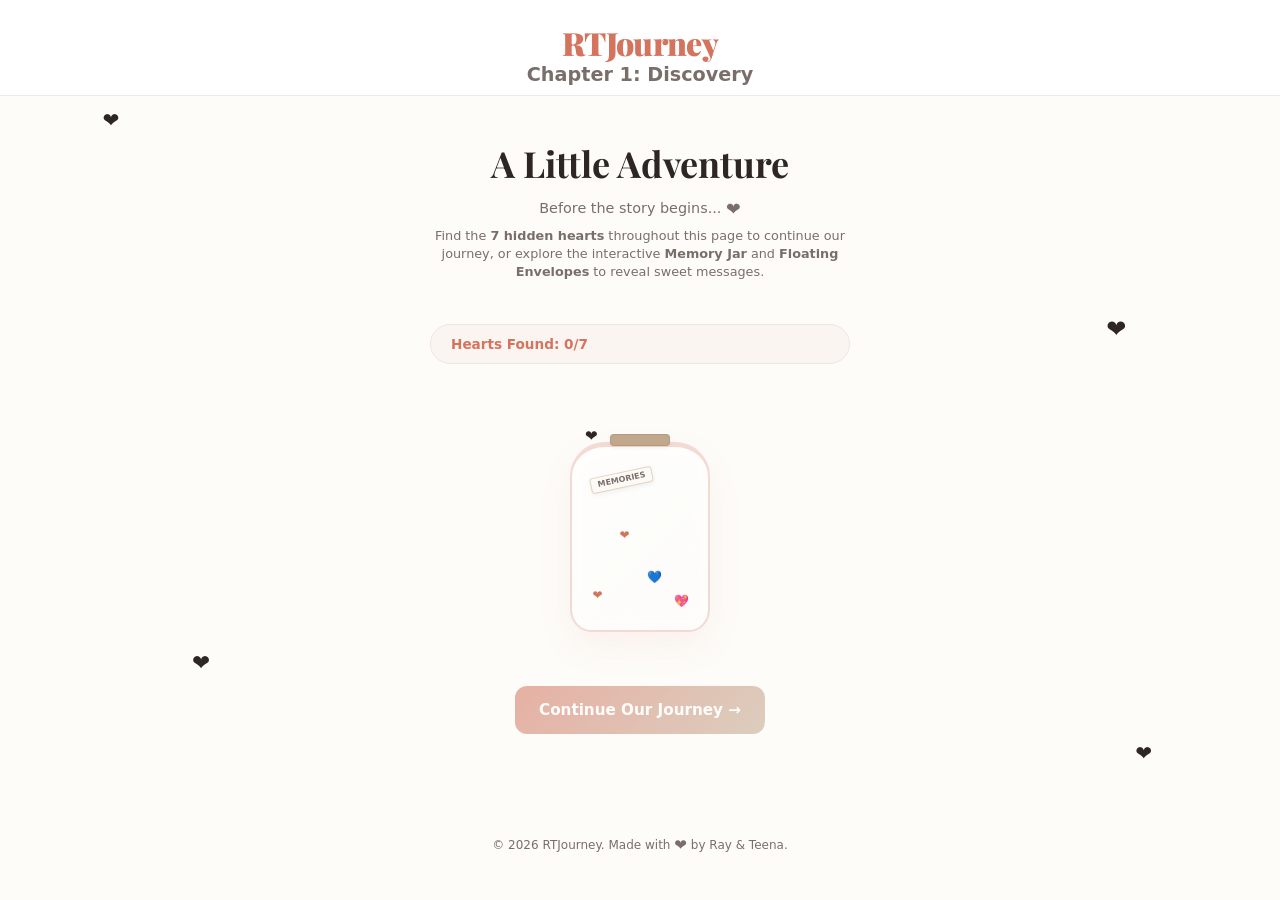
<file: index.html>
<!DOCTYPE html>
<html lang="en">
<head>
  <meta charset="UTF-8">
  <meta name="viewport" content="width=device-width, initial-scale=1.0">
  <title>TheRTJourney</title>
  <link rel="stylesheet" href="style.css">
</head>
<body style="overflow-x: hidden;">

  <!-- Page Transition Overlay -->
  <div id="transition-overlay" class="transition-overlay"></div>

  <!-- Interactive Notes Popup Modal (Scroll note) -->
  <div id="jar-scroll-note" class="jar-scroll-note">
    <h4 id="note-title">A Sweet Secret</h4>
    <p id="note-text">Note details...</p>
    <button id="note-close-btn">Close</button>
  </div>

  <!-- Hidden Hearts Spaced out across the screen -->
  <div id="heart-2" class="hidden-heart" style="top: 12%; left: 8%; font-size: 1.25rem;" title="Found me! 💖">❤️</div>
  <div id="heart-4" class="hidden-heart" style="top: 35%; right: 12%; font-size: 1.5rem;" title="Found me! 💖">❤️</div>
  <div id="heart-5" class="hidden-heart" style="bottom: 25%; left: 15%; font-size: 1.35rem;" title="Found me! 💖">❤️</div>
  <div id="heart-7" class="hidden-heart" style="bottom: 15%; right: 10%; font-size: 1.25rem;" title="Found me! 💖">❤️</div>

  <!-- Navigation Header (Simple styled header for landing) -->
  <header class="sticky-nav index-nav" style="height: 6rem;">
    <div class="nav-content max-w-6xl" style="padding-top: 1rem; justify-content: center;">
      <div class="nav-title-group" style="text-align: center;">
        <h1 style="color: var(--primary); text-shadow: none; font-size: 2rem;">RTJourney</h1>
        <p style="color: var(--muted-foreground); text-shadow: none;">Chapter 1: Discovery</p>
      </div>
    </div>
  </header>

  <!-- Spawner Container for floating envelopes -->
  <div id="envelope-spawner" style="position: absolute; inset: 0; pointer-events: none; z-index: 1;"></div>

  <main class="welcome-container max-w-6xl">
    <!-- Welcome info card -->
    <div class="welcome-title-group">
      <h2>A Little Adventure</h2>
      <p style="margin-bottom: 0.5rem;">Before the story begins... <span id="heart-1" class="hidden-heart" style="position: relative; display: inline-block; animation: none; font-size: 1.1rem; cursor: pointer; vertical-align: middle;" title="Found me! 💖">❤️</span></p>
      <p style="font-size: 0.8rem; max-width: 440px; margin: 0 auto; line-height: 1.4;">
        Find the <strong>7 hidden hearts</strong>  throughout this page to continue our journey, or explore the interactive <strong>Memory Jar</strong>  and <strong>Floating Envelopes</strong> to reveal sweet messages.
      </p>
    </div>

    <!-- Progress Tracker Panel -->
    <div class="progress-bar-container">
      <div id="progress-bar-fill" class="progress-bar-fill"></div>
      <span id="progress-text">Hearts Found: 0/7</span>
    </div>

    <!-- Interactive Memory Jar -->
    <div class="memory-jar-container" id="memory-jar-trigger" title="Click me for a sweet memory! 🍯">
      <!-- Hidden heart 3 placed behind jar collar -->
      <div id="heart-3" class="hidden-heart" style="top: -15px; left: 15px; font-size: 0.95rem; z-index: 6; animation-delay: 0.5s;" title="Found me! 💖">❤️</div>
      <div class="jar-lid"></div>
      <div class="jar-tag">MEMORIES</div>
      <div class="memory-jar">
        <div class="jar-heart" style="left: 15%; bottom: 15%; animation-delay: 0.2s;">❤️</div>
        <div class="jar-heart" style="left: 55%; bottom: 25%; animation-delay: 0.8s;">💙</div>
        <div class="jar-heart" style="left: 75%; bottom: 12%; animation-delay: 1.4s;">💖</div>
        <div class="jar-heart" style="left: 35%; bottom: 48%; animation-delay: 1.9s;">❤️</div>
      </div>
    </div>

    <!-- Unlocked Gate Reward Card (hidden by default) -->
    <div id="unlock-reward" class="love-banner" style="display: none; margin-top: 0.5rem; z-index: 10; width: 100%; max-width: 440px;">
      <div class="love-banner-card glow-hover" style="border: 2px solid var(--primary); background: #fffdf9; padding: 1.25rem;">
        <p class="quote text-gradient" style="font-size: 1.15rem; margin-bottom: 0.25rem;">🎉 Discovery Complete! 🔑</p>
        <p class="desc" style="font-size: 0.75rem; color: var(--muted-foreground); margin-bottom: 0.5rem; font-style: normal; line-height: 1.4;">
          You've discovered all 7 hearts! You've unlocked the keys to my heart. Let's move to the next chapter.
        </p>
      </div>
    </div>

    <!-- Continue Buttons -->
    <div class="continue-panel">
      <a href="#" id="btn-continue-journey" class="btn-enter-story disabled" aria-disabled="true" style="text-decoration: none; display: block; text-align: center;">
        Continue Our Journey →
      </a>
    </div>
  </main>

  <footer style="text-align: center; padding: 2rem 0; font-size: 0.75rem; color: var(--muted-foreground); position: relative; z-index: 10;">
    <p>© 2026 RTJourney. Made with <span id="heart-6" class="hidden-heart" style="position: relative; display: inline-block; animation: none; font-size: 0.95rem; cursor: pointer; vertical-align: middle;" title="Found me! 💖">❤️</span> by Ray & Teena.</p>
  </footer>

  <script src="index.js"></script>
</body>
</html>
</file>
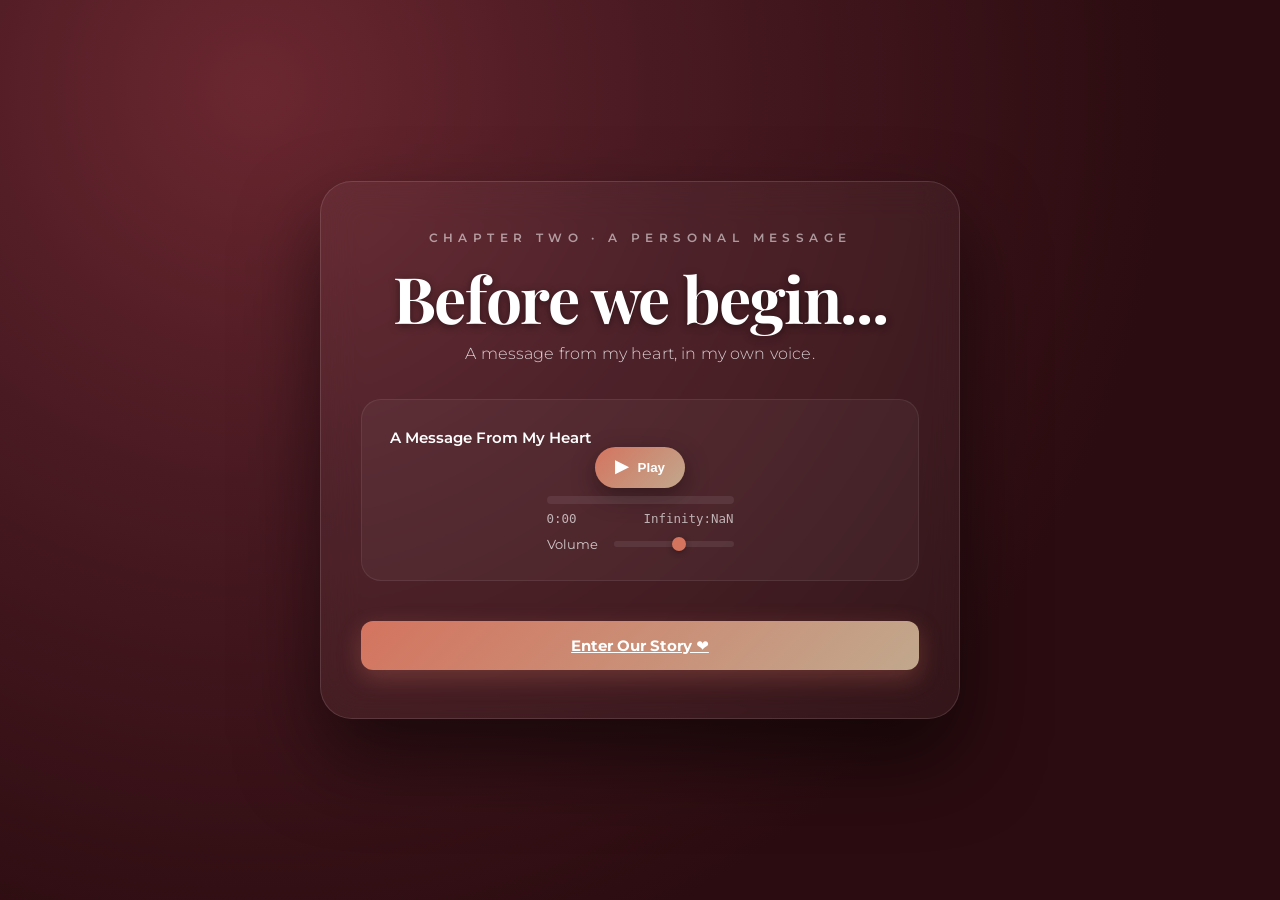
<file: gateway.html>
<!DOCTYPE html>
<html lang="en">
<head>
  <meta charset="UTF-8" />
  <meta name="viewport" content="width=device-width, initial-scale=1.0" />
  <title>TheRTJourney</title>
  <link rel="stylesheet" href="style.css" />
  <link href="https://fonts.googleapis.com/css2?family=Playfair+Display:wght@600;700;900&family=Montserrat:wght@300;400;600;700&display=swap" rel="stylesheet">
</head>
<body>
  <div class="gateway-container">
    <div class="gateway-card">
      <p class="gateway-label">Chapter Two · A Personal Message</p>
      <h1>Before we begin...</h1>
      <p class="gateway-subtitle">A message from my heart, in my own voice.</p>

      <div class="audio-player">
        <div class="player-header">
          <span class="player-title">A Message From My Heart</span>
        </div>

        <div class="player-wrap">
          <audio id="gateway-audio" preload="auto">
            <source src="public/voice-note.ogg" type="audio/ogg">
            <source src="public/voice-note.mp3" type="audio/mpeg">
            Your browser does not support audio playback.
          </audio>

          <button id="gateway-play-btn" class="play-btn" aria-pressed="false" aria-label="Play audio">
            <span class="play-icon">▶</span>
            <span class="play-label">Play</span>
          </button>
          
          <div class="progress-container" aria-hidden="false">
            <div class="progress-bar" id="gateway-progress">
              <div class="progress-fill" id="gateway-progress-fill"></div>
            </div>
            <div class="time-row">
              <span id="gateway-current">0:00</span>
              <span id="gateway-duration">0:00</span>
            </div>
          </div>

          <div class="controls-row" style="margin-top:0.6rem;">
            <div class="volume-label">Volume</div>
            <input id="gateway-volume" class="volume-slider" type="range" min="0" max="100" value="55" aria-label="Volume">
          </div>
        </div>

        <!-- caption removed per design -->
      </div>

      <a href="story.html" id="enter-story-btn" class="btn-enter-story">Enter Our Story ❤️</a>
    </div>
  </div>
      <script>
        (function() {
          const audio = document.getElementById('gateway-audio');
          const btn = document.getElementById('gateway-play-btn');
          const progress = document.getElementById('gateway-progress');
          const fill = document.getElementById('gateway-progress-fill');
          const currentEl = document.getElementById('gateway-current');
          const durationEl = document.getElementById('gateway-duration');
          const volume = document.getElementById('gateway-volume');

          if (!audio || !btn) return;

          // Medium default volume
          audio.volume = 0.55;
          if (volume) volume.value = Math.round(audio.volume * 100);

          function formatTime(secs) {
            if (isNaN(secs)) return '0:00';
            const m = Math.floor(secs / 60);
            const s = Math.floor(secs % 60).toString().padStart(2, '0');
            return `${m}:${s}`;
          }

          // Update progress bar and time
          function updateProgress() {
            if (!audio.duration) return;
            const pct = (audio.currentTime / audio.duration) * 100;
            fill.style.width = pct + '%';
            currentEl.textContent = formatTime(audio.currentTime);
          }

          audio.addEventListener('timeupdate', updateProgress);

          audio.addEventListener('loadedmetadata', () => {
            durationEl.textContent = formatTime(audio.duration);
          });

          // Seek on progress bar click
          progress.addEventListener('click', (e) => {
            const rect = progress.getBoundingClientRect();
            const x = e.clientX - rect.left;
            const pct = Math.max(0, Math.min(1, x / rect.width));
            if (audio.duration) audio.currentTime = pct * audio.duration;
            updateProgress();
          });

          // Play/pause toggle
          btn.addEventListener('click', async () => {
            try {
              if (audio.paused) {
                await audio.play();
                btn.classList.add('playing');
                btn.setAttribute('aria-pressed', 'true');
                btn.querySelector('.play-label').textContent = 'Pause';
              } else {
                audio.pause();
                btn.classList.remove('playing');
                btn.setAttribute('aria-pressed', 'false');
                btn.querySelector('.play-label').textContent = 'Play';
              }
            } catch (err) {
              console.error('Playback failed:', err);
            }
          });

          audio.addEventListener('ended', () => {
            btn.classList.remove('playing');
            btn.setAttribute('aria-pressed', 'false');
            btn.querySelector('.play-label').textContent = 'Play';
            fill.style.width = '0%';
            currentEl.textContent = formatTime(0);
          });

          // Volume slider
          if (volume) {
            volume.addEventListener('input', (e) => {
              const v = parseInt(e.target.value, 10) / 100;
              audio.volume = v;
            });
          }
        })();
      </script>
        <script>
          // When user clicks Enter Our Story, mark to trigger celebration on next page
          (function(){
            const enterBtn = document.getElementById('enter-story-btn');
            if (!enterBtn) return;
            enterBtn.addEventListener('click', (e) => {
              // set flag so story page shows celebration immediately and hides content
              try { sessionStorage.setItem('celebrateOnLoad', 'true'); } catch (err) {}
              // allow link navigation to proceed
            });
          })();
        </script>
    </body>
    </html>
</file>
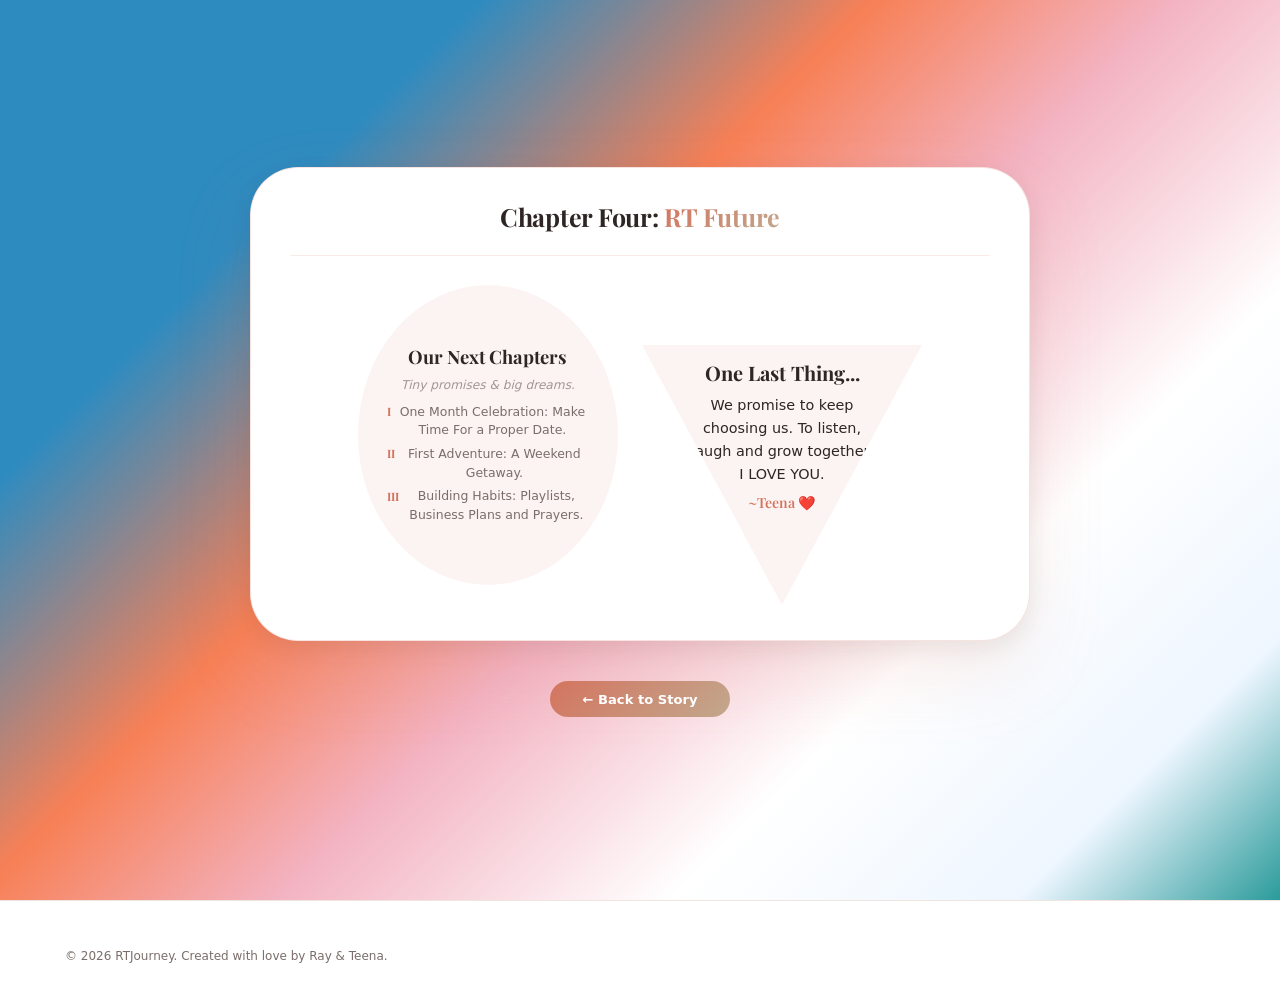
<file: next.html>
<!DOCTYPE html>
<html lang="en">
<head>
  <meta charset="UTF-8">
  <meta name="viewport" content="width=device-width, initial-scale=1.0">
  <title>TheRTJourney</title>
  <link rel="stylesheet" href="style.css">
  <style>

    body.story-page {
      background: var(rgba(212, 116, 95, 0.08));
      overflow-x: hidden;
    }

    header.sticky-nav { display: none !important; }

    .next-main {
      background: var( rgba(212, 116, 95, 0.08));
      min-height: 100vh;
      display: flex;
      flex-direction: column;
      align-items: center;
      justify-content: center;
      padding: 3rem 1rem 4rem;
      gap: 2.5rem;
    }

    /* ── Big floating blob ── */
    .blob-wrap {
      width: min(780px, 94vw);
      background: #fff;
      border-radius: 48px;
      border: 1.5px solid rgba(212,116,95,0.2);
      box-shadow: 0 32px 80px rgba(212,116,95,0.13), 0 8px 24px rgba(0,0,0,0.07);
      padding: 2rem 2.5rem 2.2rem;
      display: flex;
      flex-direction: column;
      align-items: center;
      animation: blobFloat 6s ease-in-out infinite;
    }

    @keyframes blobFloat {
      0%, 100% { transform: translateY(0px);   box-shadow: 0 32px 80px rgba(212,116,95,0.13), 0 8px 24px rgba(0,0,0,0.07); }
      50%       { transform: translateY(-14px); box-shadow: 0 46px 90px rgba(212,116,95,0.17), 0 12px 32px rgba(0,0,0,0.09); }
    }

    /* ── Nav inside blob ── */
    .blob-nav {
      width: 100%;
      text-align: center;
      padding-bottom: 1.4rem;
      border-bottom: 1px solid rgba(212,116,95,0.15);
      margin-bottom: 1.8rem;
    }
    .blob-nav h1 {
      font-family: 'Playfair Display', Georgia, serif;
      font-size: 25px;
      font-weight: 700;
      color: var(--foreground);
      letter-spacing: -0.01em;
      margin: 0;
    }

    /* ── Single-row flex: oval left, triangle right (nudged down) ── */
    .tri-grid {
      width: 100%;
      display: flex;
      flex-direction: row;
      align-items: flex-start;
      justify-content: center;
      gap: 1.5rem;
    }

    /* ── OVAL ── */
    .next-panel-chapters {
      flex: 0 0 auto;
      width: 260px;
      height: 300px;
      border-radius: 50%;
      background: rgba(212,116,95,0.08);
      display: flex;
      align-items: center;
      justify-content: center;
      text-align: center;
      transition: background 0.25s ease, transform 0.3s ease;
      margin-top: 0;
    }
    .next-panel-chapters:hover { background: rgba(212,116,95,0.14); transform: scale(1.02); }

    /* ── TRIANGLE (pointing down) — nudged down to sit diagonally below oval ── */
    .next-panel-one-last {
      flex: 0 0 auto;
      width: 280px;
      height: 260px;
      clip-path: polygon(0% 0%, 100% 0%, 50% 100%);
      background: rgba(212,116,95,0.08);
      display: flex;
      align-items: flex-start;
      justify-content: center;
      text-align: center;
      transition: background 0.25s ease, transform 0.3s ease;
      margin-top: 60px; /* diagonal offset — sits lower than oval */
    }
    .next-panel-one-last:hover { background: rgba(212,116,95,0.14); }

    /* ── Inner: oval — full width minus oval curve inset ── */
    .next-panel-chapters .next-panel-inner {
      display: flex;
      flex-direction: column;
      align-items: center;
      text-align: center;
      gap: 0.4rem;
      width: 78%;
    }

    /* ── Inner: triangle — sits in wide top band ── */
    .next-panel-one-last .next-panel-inner {
      display: flex;
      flex-direction: column;
      align-items: center;
      text-align: center;
      gap: 0.4rem;
      width: 72%;
      padding-top: 1rem;
    }

    /* ── Typography: oval ── */
    .next-panel-chapters h2 {
      font-family: 'Playfair Display', Georgia, serif;
      font-size: 1.15rem;
      font-weight: 700;
      color: var( rgba(212, 116, 95, 0.08));
      line-height: 1.2;
      margin: 0 0 0.1rem;
    }
    .next-panel-chapters p {
      font-size: 0.82rem;
      color: var(--muted-foreground);
      line-height: 1.55;
      margin: 0;
    }
    .panel-tagline {
      font-style: italic;
      font-size: 0.76rem !important;
      color: rgba(122,110,106,0.7) !important;
    }

    .chapter-list {
      list-style: none;
      padding: 0;
      margin: 0.1rem 0 0;
      display: flex;
      flex-direction: column;
      gap: 0.3rem;
      width: 100%;
    }
    .chapter-list li {
      font-size: 0.78rem;
      color: var(--muted-foreground);
      line-height: 1.5;
      display: flex;
      align-items: flex-start;
      justify-content: center;
      gap: 0.3rem;
      text-align: center;
    }
    .chapter-list li .ch-num {
      font-family: 'Playfair Display', serif;
      font-size: 0.72rem;
      font-weight: 700;
      color: var(--primary);
      flex-shrink: 0;
      margin-top: 0.05em;
    }

    /* ── Typography: triangle ── */
    .next-panel-one-last h2 {
      font-family: 'Playfair Display', Georgia, serif;
      font-size: 1.25rem;
      font-weight: 700;
      color: var( rgba(212, 116, 95, 0.08));
      line-height: 1.2;
      margin: 0 0 0.15rem;
    }
    .next-panel-one-last p {
      font-size: 0.9rem;
      color: var( rgba(212, 116, 95, 0.08));
      line-height: 1.6;
      margin: 0;
    }
    .panel-signature {
      font-family: 'Playfair Display', serif;
      font-size: 0.88rem !important;
      font-weight: 600;
      color: var(--primary) !important;
      margin-top: 0.2rem;
    }

    /* ── Back button ── */
    .next-actions { position: relative; z-index: 2; }
    .btn-proposal {
      display: inline-block;
      text-decoration: none;
      padding: 0.65rem 2rem;
      font-size: 0.82rem;
      font-weight: 600;
      border-radius: 9999px;
    }

    /* ── Mobile ── */
    @media (max-width: 560px) {
      .blob-wrap { padding: 1.5rem 1.2rem 2rem; border-radius: 32px; }
      .tri-grid { flex-direction: column; align-items: center; gap: 2rem; }
      .next-panel-chapters { width: 240px; height: 280px; margin-top: 0; }
      .next-panel-one-last { width: 250px; height: 230px; margin-top: 0; }
    }
  </style>
</head>
<body class="story-page">

  <main class="next-main">

    <div class="blob-wrap">

      <div class="blob-nav">
        <h1>Chapter Four: <span class="text-gradient">RT Future</span></h1>

      </div>

      <div class="tri-grid">

        <!-- Oval: Our Next Chapters -->
        <section class="next-panel-chapters">
          <div class="next-panel-inner">
            <h2>Our Next Chapters</h2>
            <p class="panel-tagline">Tiny promises &amp; big dreams.</p>
            <ul class="chapter-list">
              <li><span class="ch-num">I</span><span>One Month Celebration: Make Time For a Proper Date.</span></li>
              <li><span class="ch-num">II</span><span>First Adventure: A Weekend Getaway.</span></li>
              <li><span class="ch-num">III</span><span>Building Habits: Playlists, Business Plans and Prayers.</span></li>
            </ul>
          </div>
        </section>

        <!-- Triangle: One Last Thing -->
        <section class="next-panel-one-last" id="one-last-thing-banner">
          <div class="next-panel-inner">
          <h2>One Last Thing...</h2>
          <p>We promise to keep choosing us. To listen, laugh and grow together.<br>
         I LOVE YOU.</p>
          <p class="panel-signature">~Teena ❤️</p>
          </div>
        </section>

      </div>
    </div>

    <div class="next-actions">
      <a href="story.html" class="btn-proposal">← Back to Story</a>
    </div>

  </main>

  <footer class="site-footer">
    <div class="max-w-6xl">
      <div class="footer-bottom">
        <p>© 2026 RTJourney. Created with love by Ray &amp; Teena.</p>
      </div>
    </div>
  </footer>

</body>
</html>
</file>
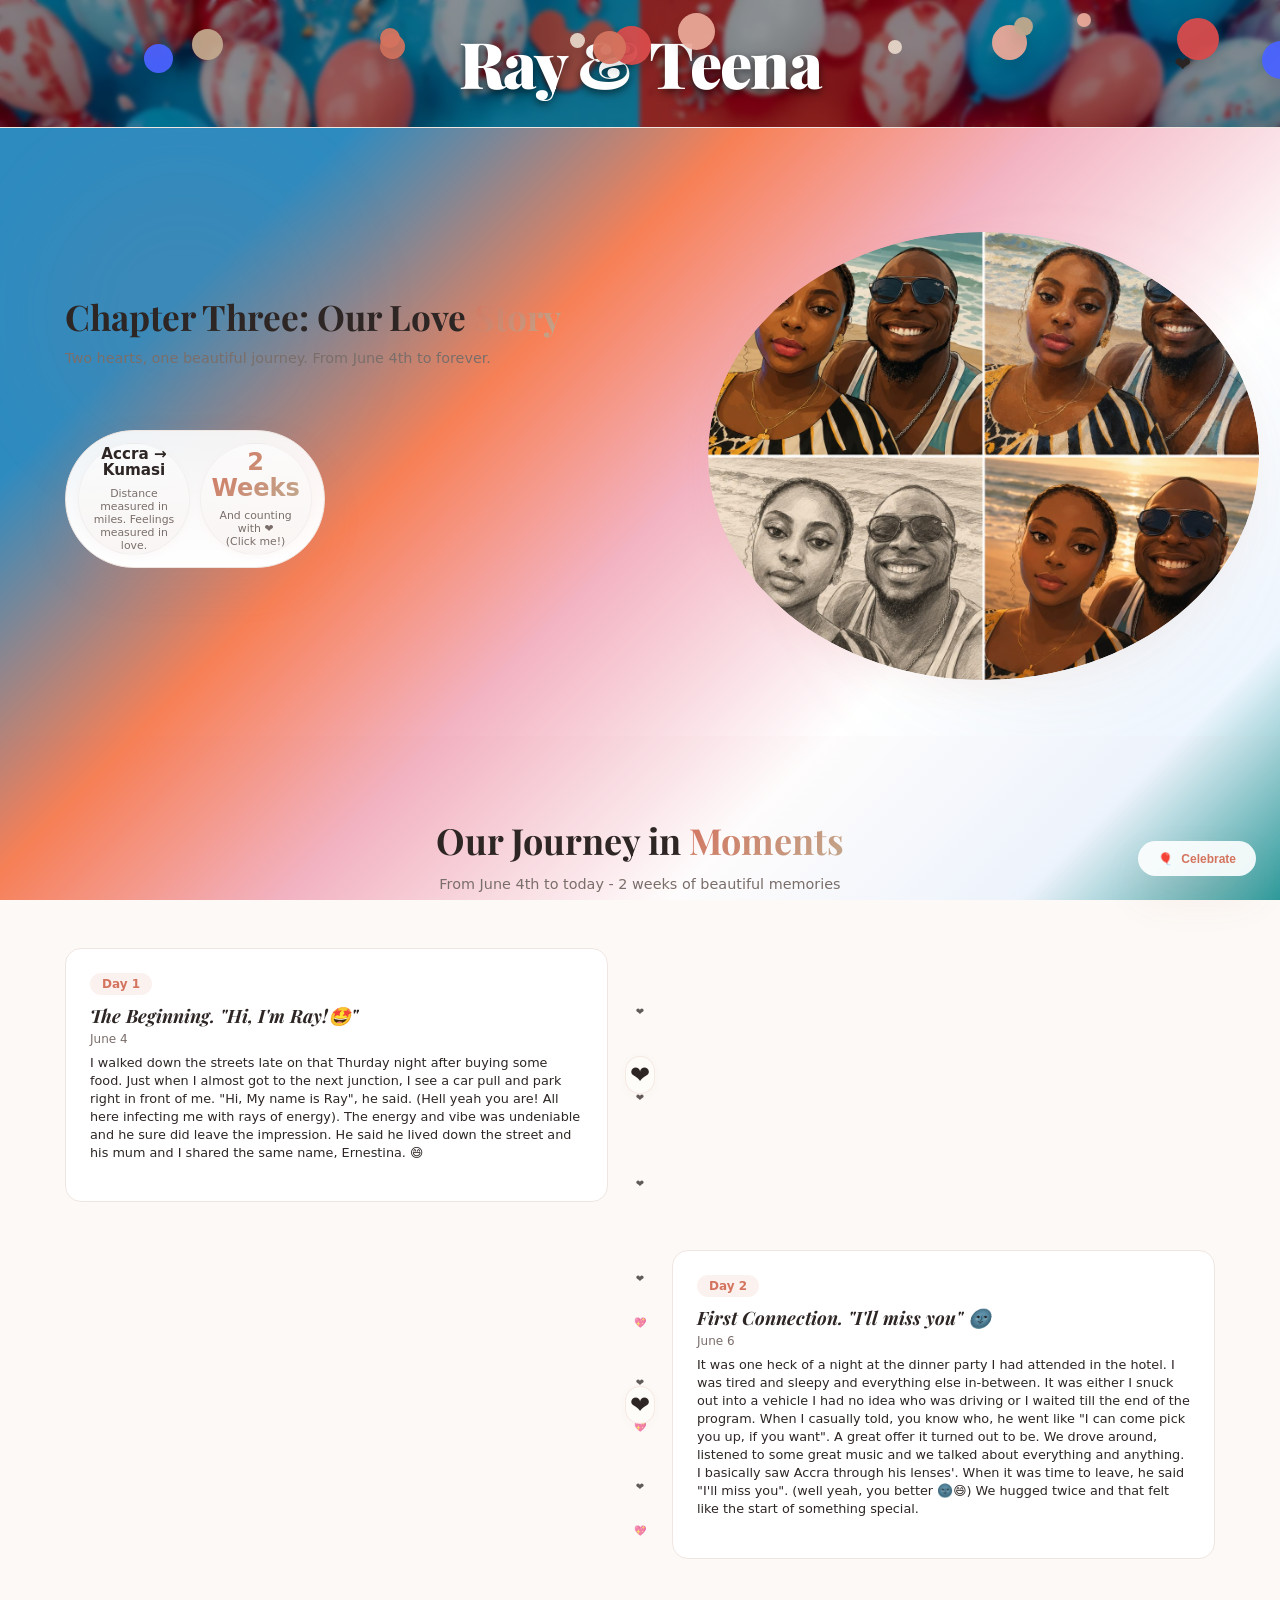
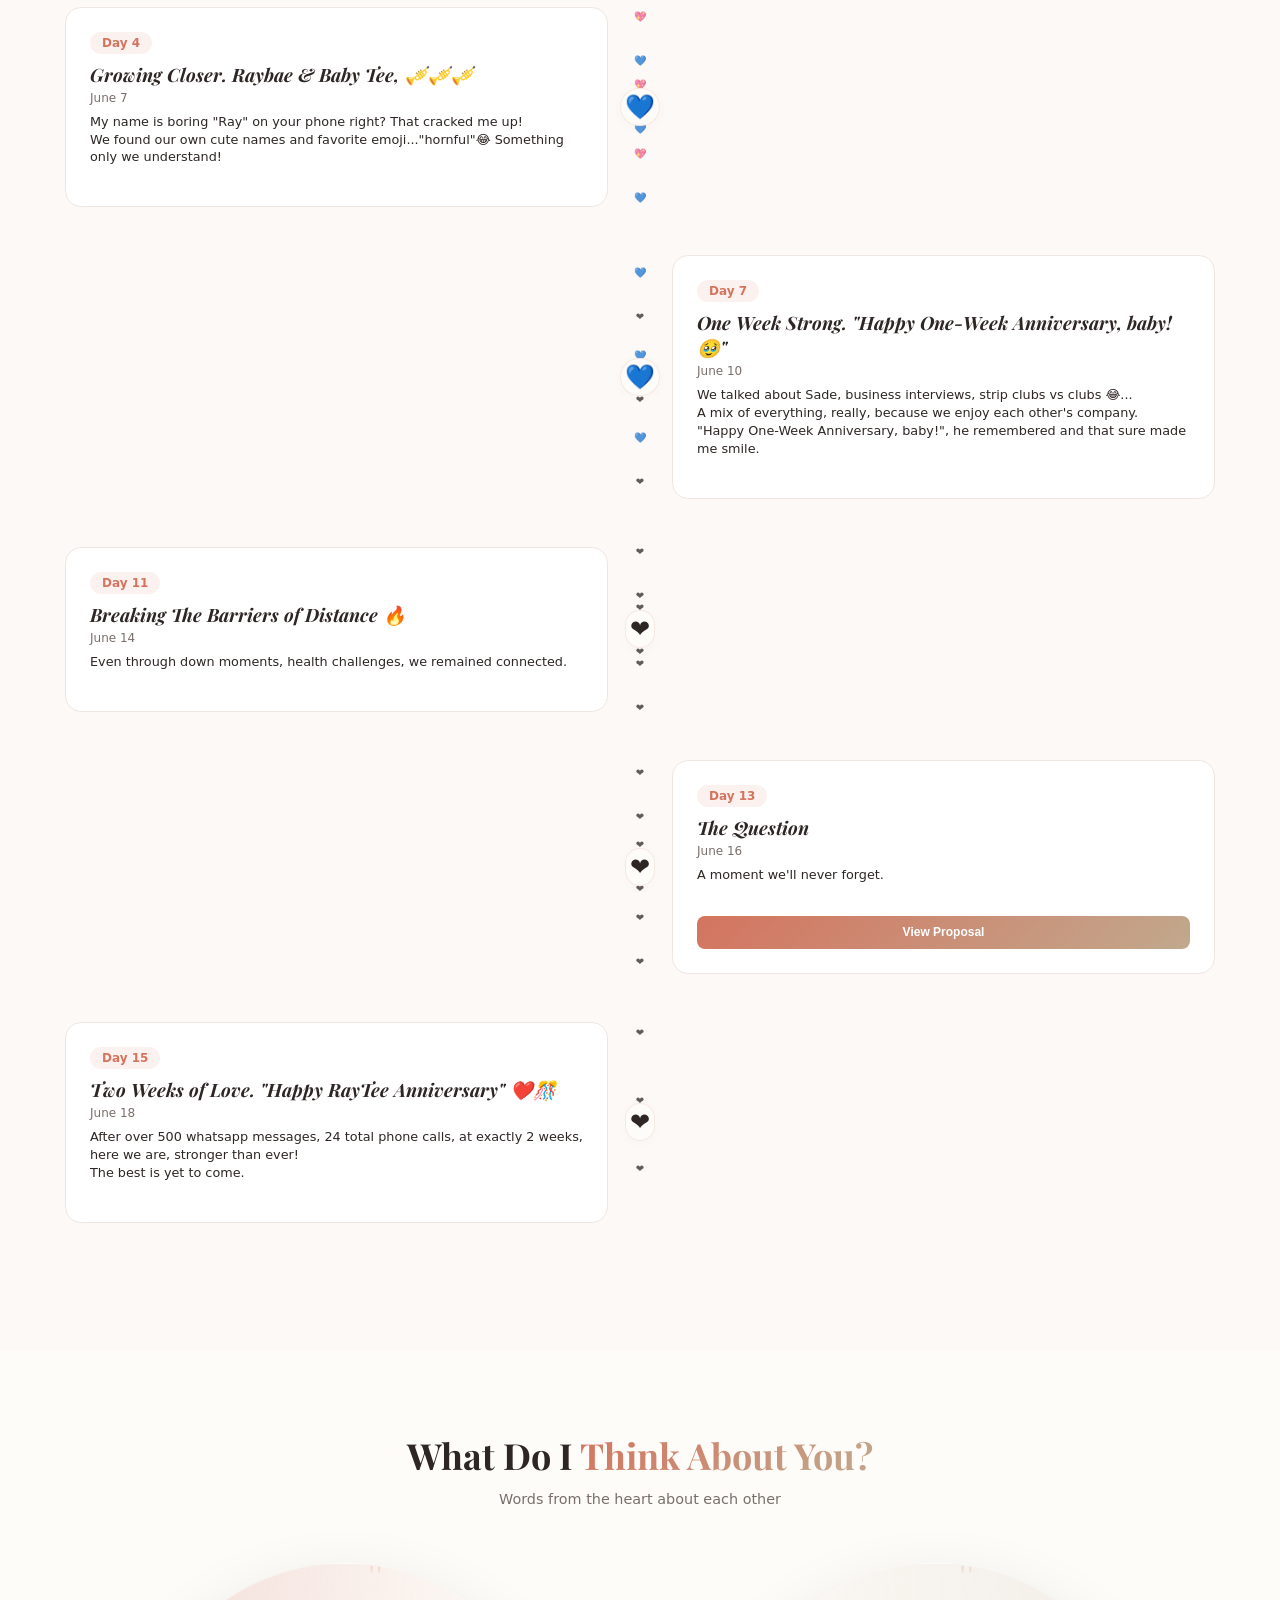
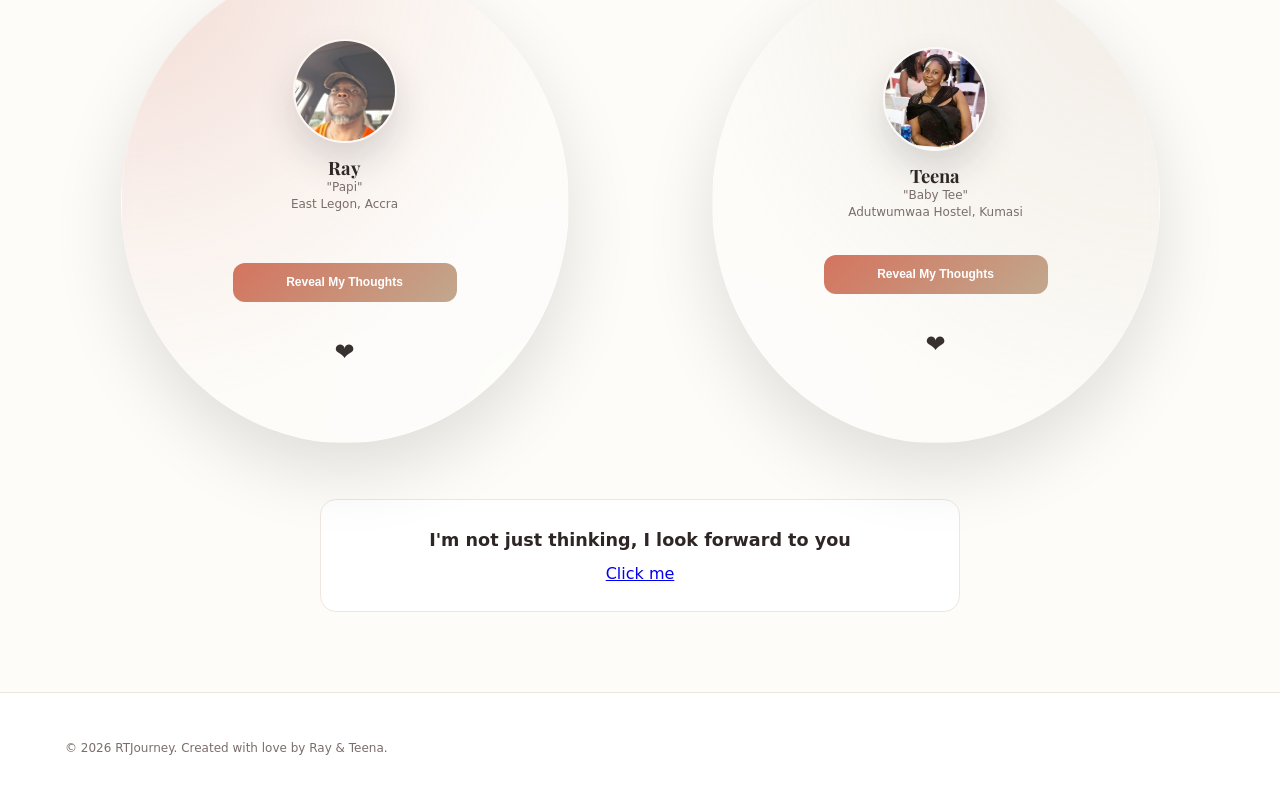
<file: story.html>
<!DOCTYPE html>
<html lang="en">
<head>
  <meta charset="UTF-8">
  <meta name="viewport" content="width=device-width, initial-scale=1.0">
  <title>TheRTJourney</title>
  <link rel="stylesheet" href="style.css">
</head>
<body class="story-page">

  <!-- Page Transition Overlay -->
  <div id="transition-overlay" class="transition-overlay"></div>

  <!-- Floating Celebrate FAB Button -->
  <button id="fab-celebrate-trigger" class="fab-celebrate" title="Click to celebrate! 🎈">
    <span class="balloon">🎈</span>
    <span>Celebrate</span>
  </button>

  <!-- Balloon Celebration Overlay Container -->
  <div id="balloon-celebration-wrapper" class="balloon-wrapper" style="display: none;"></div>

  <!-- Modal Overlay Container -->
  <div id="modal-overlay" class="modal-overlay" style="display: none;">
    <div id="modal-box" class="modal-box"></div>
  </div>

  <!-- Navigation Header -->
  <header class="sticky-nav">
    <div class="nav-bg-wrapper">
      <img src="public/anniversary.png" alt="Ray & Teena Anniversary Logo" style="width: 100%; align-items: left; justify-content: center;">
      <div class="nav-overlay"></div>
      <div class="nav-content max-w-6xl">
        <div class="nav-title-group">
          <h1>Ray & Teena</h1>
        </div>
        <nav class="nav-links"></nav>
        <div id="nav-heart-trigger" class="nav-heart heart-pulse" title="Click for celebration! 🎈">❤️</div>
      </div>
    </div>
  </header>

  <main>
    <!-- Hero Section -->
    <section id="journey" class="hero-sec">
      <div class="hero-bg-1"></div>
      <div class="hero-bg-2"></div>
      <div class="max-w-6xl hero-grid">
        <!-- Text details -->
        <div class="hero-text-side">
          <div class="hero-title-group" style="margin-bottom: 1.5rem; padding-top : 0 rem;">
            <h2>Chapter Three: Our Love <span class="text-gradient">Story</span></h2>
            <p>Two hearts, one beautiful journey. From June 4th to forever.</p>
          </div>
          <div class="hero-cards-stack">
            <div class="card-accent-border glow-hover">
              <p class="card-bold">Accra → Kumasi</p>
              <p class="card-muted">Distance measured in miles. Feelings measured in love.</p>
            </div>
            <div id="hero-celebrate-card" class="card-accent-border glow-hover hero-interactive-card" title="Click for celebration! 🎈">
              <p class="card-bold text-gradient">2 Weeks</p>
              <p class="card-muted">And counting with ❤️<br> (Click me!)</br></p>
            </div>
          </div>
        </div>
        <!-- Image display -->
        <div class="hero-img-side">
          <div class="hero-img-wrapper glow-hover">
            <img src="public/couple-journey.jpeg" alt="Ray and Teena" style="width: 100%; height: 100%; object-fit: cover; 
            ;">
          </div>
          <div class="hero-img-border"></div>
        </div>
      </div>
    </section>

    <!-- Timeline Section -->
    <section id="moments" class="timeline-sec">
      <div class="max-w-6xl">
        <div class="section-header">
          <h2>Our Journey in <span class="text-gradient">Moments</span></h2>
          <p>From June 4th to today - 2 weeks of beautiful memories</p>
        </div>

        <!-- Desktop Timeline Layout -->
        <div class="timeline-desktop">
          <div class="relative">
            <!-- Row 1: The Beginning -->
            <div class="timeline-row">
              <div class="timeline-card-col">
                <div class="timeline-card glow-hover">
                  <!-- <div class="icon">✨</div> -->
                  <span class="day-badge">Day 1</span>
                  <h3>The Beginning. "Hi, I'm Ray!🤩"</h3>
                  <p class="date">June 4</p>
                  <p class="desc">
                    I walked down the streets late on that Thurday night after buying some food. Just when I almost got to the next junction, I see a car pull and park right in front of me. 
                    "Hi, My name is Ray", he said. (Hell yeah you are! All here infecting me with rays of energy). The energy and vibe was 
                    undeniable and he sure did leave the impression. He said he lived down the street and his mum and I shared the same name, Ernestina. 😄
                  </p>
                </div>
              </div>
              <div class="timeline-dot-col">
                <div class="main-heart-dot heart-pulse">❤️</div>
                <!-- Connecting line to Row 2: 3 red hearts -->
                <div class="connector-half connector-bottom">
                  <span>❤️</span>
                  <span style="animation-delay: 0.45s;">❤️</span>
                  <span style="animation-delay: 0.6s;">❤️</span>
                </div>
              </div>
              <div class="timeline-space-col"></div>
            </div>

            <!-- Row 2: First Connection -->
            <div class="timeline-row reverse">
              <div class="timeline-card-col">
                <div class="timeline-card glow-hover">
                  <!-- <div class="icon">💭</div> -->
                  <span class="day-badge">Day 2</span>
                  <h3>First Connection. "I'll miss you" 🌚</h3>
                  <p class="date">June 6</p>
                  <p class="desc">It was one heck of a night at the dinner party I had attended in the hotel. I was tired and sleepy and everything else in-between. 
                    It was either I snuck out into a vehicle I had no idea who was driving or I waited till the end of the program. 
                    When I casually told, you know who, he went like 
                    "I can come pick you up, if you want". A great offer it turned out to be.
                   We drove around, listened to some great music and we talked about everything 
                   and anything. I basically saw Accra through his lenses'.
                  When it was time to leave, he said "I'll miss you". (well yeah, you better 🌚😄)
                  We hugged twice and that felt like the start of something special. 
                   
                  </p>
                </div>
              </div>
              <div class="timeline-dot-col">
                <!-- Top-half connecting: 3 red hearts -->
                <div class="connector-half connector-top">
                  <span>❤️</span>
                  <span style="animation-delay: 0.15s;">❤️</span>
                  <span style="animation-delay: 0.3s;">❤️</span>
                </div>
                <div class="main-heart-dot heart-pulse">❤️</div>
                <!-- Bottom-half connecting: 3 transition pink hearts -->
                <div class="connector-half connector-bottom">
                  <span>💖</span>
                  <span style="animation-delay: 0.45s;">💖</span>
                  <span style="animation-delay: 0.6s;">💖</span>
                </div>
              </div>
              <div class="timeline-space-col"></div>
            </div>

            <!-- Row 3: Growing Closer -->
            <div class="timeline-row">
              <div class="timeline-card-col">
                <div class="timeline-card glow-hover">
                  <!-- <div class="icon">🌿</div> -->
                  <span class="day-badge">Day 4</span>
                  <h3>Growing Closer. Raybae & Baby Tee, 🎺🎺🎺</h3>
                  <p class="date">June 7</p>
                  <p class="desc">My name is boring "Ray" on your phone right? That cracked me up! 
                    <br>We found our own cute names and favorite emoji..."hornful"😂 Something only we understand!</br></p>
                </div>
              </div>
              <div class="timeline-dot-col">
                <!-- Top-half connecting: 3 transition pink hearts -->
                <div class="connector-half connector-top">
                  <span>💖</span>
                  <span style="animation-delay: 0.15s;">💖</span>
                  <span style="animation-delay: 0.3s;">💖</span>
                </div>
                <div class="main-heart-dot heart-pulse">💙</div>
                <!-- Bottom-half connecting: 3 blue hearts -->
                <div class="connector-half connector-bottom">
                  <span>💙</span>
                  <span style="animation-delay: 0.45s;">💙</span>
                  <span style="animation-delay: 0.6s;">💙</span>
                </div>
              </div>
              <div class="timeline-space-col"></div>
            </div>

            <!-- Row 4: One Week Strong -->
            <div class="timeline-row reverse">
              <div class="timeline-card-col">
                <div class="timeline-card glow-hover">
                  <!-- <div class="icon">⭐</div> -->
                  <span class="day-badge">Day 7</span>
                  <h3>One Week Strong. "Happy One-Week Anniversary, baby!🥹"</h3>
                  <p class="date">June 10</p>
                  <p class="desc">We talked about Sade, business interviews, strip clubs vs clubs 😂... 
                   <br> A mix of everything, really, because we enjoy each other's company.</br> 
                   "Happy One-Week Anniversary, baby!", he remembered and that sure made me smile.</p>
                </div>
              </div>
              <div class="timeline-dot-col">
                <!-- Top-half connecting: 3 blue hearts -->
                <div class="connector-half connector-top">
                  <span>💙</span>
                  <span style="animation-delay: 0.15s;">💙</span>
                  <span style="animation-delay: 0.3s;">💙</span>
                </div>
                <div class="main-heart-dot heart-pulse">💙</div>
                <!-- Bottom-half connecting: 3 red hearts -->
                <div class="connector-half connector-bottom">
                  <span>❤️</span>
                  <span style="animation-delay: 0.45s;">❤️</span>
                  <span style="animation-delay: 0.6s;">❤️</span>
                </div>
              </div>
              <div class="timeline-space-col"></div>
            </div>

            <!-- Row 5: Distance, No Barrier -->
            <div class="timeline-row">
              <div class="timeline-card-col">
                <div class="timeline-card glow-hover">
                  <!-- <div class="icon">🌍</div> -->
                  <span class="day-badge">Day 11</span>
                  <h3> Breaking The Barriers of Distance 🔥</h3>
                  <p class="date">June 14</p>
                  <p class="desc">Even through down moments, health challenges, we remained connected.</p>
                </div>
              </div>
              <div class="timeline-dot-col">
                <!-- Top-half connecting: 3 red hearts -->
                <div class="connector-half connector-top">
                  <span>❤️</span>
                  <span style="animation-delay: 0.15s;">❤️</span>
                  <span style="animation-delay: 0.3s;">❤️</span>
                </div>
                <div class="main-heart-dot heart-pulse">❤️</div>
                <!-- Bottom-half connecting: 3 red hearts -->
                <div class="connector-half connector-bottom">
                  <span>❤️</span>
                  <span style="animation-delay: 0.45s;">❤️</span>
                  <span style="animation-delay: 0.6s;">❤️</span>
                </div>
              </div>
              <div class="timeline-space-col"></div>
            </div>

            <!-- Row 6: The Question -->
            <div class="timeline-row reverse">
              <div class="timeline-card-col">
                <div class="timeline-card glow-hover">
                  <!-- <div class="icon">💫</div> -->
                  <span class="day-badge">Day 13</span>
                  <h3>The Question</h3>
                  <p class="date">June 16</p>
                  <p class="desc">A moment we'll never forget.</p>
                  <button onclick="window.openProposalModal()" class="btn-proposal" style="margin-top: 1rem;">View Proposal</button>
                </div>
              </div>
              <div class="timeline-dot-col">
                <!-- Top-half connecting: 3 red hearts -->
                <div class="connector-half connector-top">
                  <span>❤️</span>
                  <span style="animation-delay: 0.15s;">❤️</span>
                  <span style="animation-delay: 0.3s;">❤️</span>
                </div>
                <div class="main-heart-dot heart-pulse">❤️</div>
                <!-- Bottom-half connecting: 3 red hearts -->
                <div class="connector-half connector-bottom">
                  <span>❤️</span>
                  <span style="animation-delay: 0.45s;">❤️</span>
                  <span style="animation-delay: 0.6s;">❤️</span>
                </div>
              </div>
              <div class="timeline-space-col"></div>
            </div>

            <!-- Row 7: Two Weeks of Love -->
            <div class="timeline-row">
              <div class="timeline-card-col">
                <div class="timeline-card glow-hover">
                  <!-- <div class="icon">❤️</div> -->
                  <span class="day-badge">Day 15</span>
                  <h3>Two Weeks of Love. "Happy RayTee Anniversary" ❤️🎊
            
                  </h3>
                  <p class="date">June 18</p>
                  <p class="desc"> After over 500 whatsapp messages, 24 total phone calls, at exactly 2 weeks, here we are, stronger than ever! 
                    <br>The best is yet to come.</br></p>
                </div>
              </div>
              <div class="timeline-dot-col">
                <!-- Top-half connecting: 3 red hearts -->
                <div class="connector-half connector-top">
                  <span>❤️</span>
                  <span style="animation-delay: 0.15s;">❤️</span>
                  <span style="animation-delay: 0.3s;">❤️</span>
                </div>
                <div class="main-heart-dot heart-pulse">❤️</div>
              </div>
              <div class="timeline-space-col"></div>
            </div>
          </div>
        </div>

        <!-- Mobile Timeline Layout -->
        <div class="timeline-mobile">
          <div class="mobile-tabs">
            <button class="mobile-tab-btn" data-index="0">Day 1</button>
            <button class="mobile-tab-btn" data-index="1">Day 2</button>
            <button class="mobile-tab-btn" data-index="2">Day 4</button>
            <button class="mobile-tab-btn" data-index="3">Day 7</button>
            <button class="mobile-tab-btn" data-index="4">Day 11</button>
            <button class="mobile-tab-btn" data-index="5">Day 13</button>
            <button class="mobile-tab-btn active" data-index="6">Day 15</button>
          </div>
          <div id="mobile-timeline-card" class="timeline-card glow-hover">
            <h3 class="font-heading">Two Weeks of Love</h3>
            <p class="date">June 18</p>
            <p class="desc">Here we are, stronger than ever. The best is yet to come.</p>
          </div>
        </div>
      </div>
    </section>

    <!-- Future timeline moved to final 'next.html' to keep this page focused on Chapter 3 -->

    <!-- Testimonials Section -->
    <section id="about" class="testimonials-sec">
      <div class="max-w-6xl">
        <div class="section-header">
          <h2>What Do I <span class="text-gradient">Think About You?</span></h2>
          <p>Words from the heart about each other </p>
        </div>

        <!-- Desktop Testimonials Layout -->
        <div class="testimonials-grid">
          <!-- Ray's Testimonial Card -->
          <div class="testimonial-card bg-ray-gradient glow-hover">
            <div class="quote-mark">"</div>
            <div>
              <div class="testimonial-profile">
                <img src="public/Ray.jpeg" alt="Ray" class="testimonial-avatar">
                <h3>Ray</h3>
                <p class="nick">"Papi"</p>
                <p class="loc">East Legon, Accra</p>
              </div>
              <div class="hidden-quote">
                "funny, beautiful inside out, thoughtful, and easy to talk to. You are the kind of person who makes every conversation feel effortless. From the moment we met, something just felt different. I genuinely enjoy getting to know you, hearing your thoughts, and sharing little moments throughout the day. Your smile always seems to make things better, and somehow you've become that one person I look forward to talking to more than I'd like to admit. These past two weeks have been special, and I'm excited to see where this journey takes us."
              </div>

            </div>
            <button onclick="window.openSecretModal('Ray')" class="btn-secret btn-center">Reveal My Thoughts</button>
            <div class="decor-heart heart-pulse">❤️</div>
          </div>

          <!-- Teena's Testimonial Card -->
          <div class="testimonial-card bg-teena-gradient glow-hover">
            <div class="quote-mark">"</div>
            <div>
              <div class="testimonial-profile">
                <img src="public/Teena.png" alt="Teena" class="testimonial-avatar">
                <h3>Teena</h3>
                <p class="nick">"Baby Tee"</p>
                <p class="loc">Adutwumwaa Hostel, Kumasi</p>
              </div>

            </div>
            <button onclick="window.openSecretModal('Teena')" class="btn-secret">Reveal My Thoughts</button>
            <div class="decor-heart heart-pulse">❤️</div>
          </div>
        </div>

        <!-- Mobile Testimonials Carousel -->
        <div class="testimonials-mobile">
          <!-- Ray Mobile Item -->
          <div id="testimonial-ray-mobile" class="testimonial-mobile-item testimonial-card bg-ray-gradient glow-hover">
            <div class="quote-mark">"</div>
            <div>
              <div class="testimonial-profile">
                <img src="public/Ray.jpeg" alt="Ray" class="testimonial-avatar">
                <h3>Ray</h3>
                <p class="nick">"Olu"</p>
                <p class="loc">East Legon, Accra</p>
              </div>
              <blockquote>
                "funny, beautiful inside out, thoughtful, and easy to talk to. You are the kind of person who makes every conversation feel effortless. From the moment we met, something just felt different. I genuinely enjoy getting to know you, hearing your thoughts, and sharing little moments throughout the day. Your smile always seems to make things better, and somehow you've become that one person I look forward to talking to more than I'd like to admit. These past two weeks have been special, and I'm excited to see where this journey takes us."
              </blockquote>
            </div>
            <button onclick="window.openSecretModal('Ray')" class="btn-secret">Reveal Secret</button>
            <div class="decor-heart heart-pulse">❤️</div>
          </div>

          <!-- Teena Mobile Item (hidden by default) -->
          <div id="testimonial-teena-mobile" class="testimonial-mobile-item testimonial-card bg-teena-gradient glow-hover" style="display: none;">
            <div class="quote-mark">"</div>
            <div>
              <div class="testimonial-profile">
                <img src="public/Teena.png" alt="Teena" class="testimonial-avatar">
                <h3>Teena</h3>
                <p class="nick">"Baby Tee"</p>
                <p class="loc">Adutwumwaa Hostel, Kumasi</p>
              </div>
              <blockquote>
                "Peaceful, wise, beautiful soul. A heart that feels everything. You brought sunshine into my life when I needed it most. Every moment with you feels like a blessing, and I thank the universe for you every single day."
              </blockquote>
            </div>
            <button onclick="window.openSecretModal('Teena')" class="btn-secret">Reveal Secret</button>
            <div class="decor-heart heart-pulse">❤️</div>
          </div>

          <div class="mobile-carousel-indicator">
            <button class="carousel-dot active" data-index="0" aria-label="View Ray testimonial"></button>
            <button class="carousel-dot" data-index="1" aria-label="View Teena testimonial"></button>
          </div>
        </div>

        <!-- Banner Declaration -->
        <div class="love-banner">
          <div class="love-banner-card glow-hover">
            <p class="quote">I'm not just thinking, <strong>I look forward to you</strong></p>
            <div class="love-cta" style="margin-top:0.75rem; text-align:center;">
              <a href="next.html" class="small-cta" aria-label="Go to Our Next Chapters">Click me</a>
            </div>
          </div>
        </div>
      </div>
    </section>

    <!-- CTA moved to bottom of document -->
  </main>

  <!-- Footer Section -->
  <footer class="site-footer">
    <div class="max-w-6xl">
      <div class="footer-bottom">
        <p>© 2026 RTJourney. Created with love by Ray & Teena.</p>
      </div>
    </div>
  </footer>

  <!-- Chapter 5: Fading Love Letter Overlay -->
  <!-- <div id="dark-love-letter-overlay" class="dark-love-letter-overlay">
    <div class="love-letter-content">
      <p class="love-letter-text" data-index="0">We met.</p>
      <p class="love-letter-text" data-index="1">We talked.</p>
      <p class="love-letter-text" data-index="2">We laughed.</p>
      <p class="love-letter-text" data-index="3">We connected.</p>
      <p class="love-letter-text" data-index="4">And somehow...</p>
      <p class="love-letter-text" data-index="5">You became my favorite part of every day.</p>
      <p class="love-letter-text emphasis" data-index="6">Thank you for choosing me. ❤️</p>
      <button id="btn-letter-close" class="btn-letter-close">Replay Story 🔄</button>
    </div>
  </div> -->
  <!-- Removed large CTA; navigation now via small 'Click me' under the love banner -->

  <script src="story.js"></script>
</body>
</html>
</file>
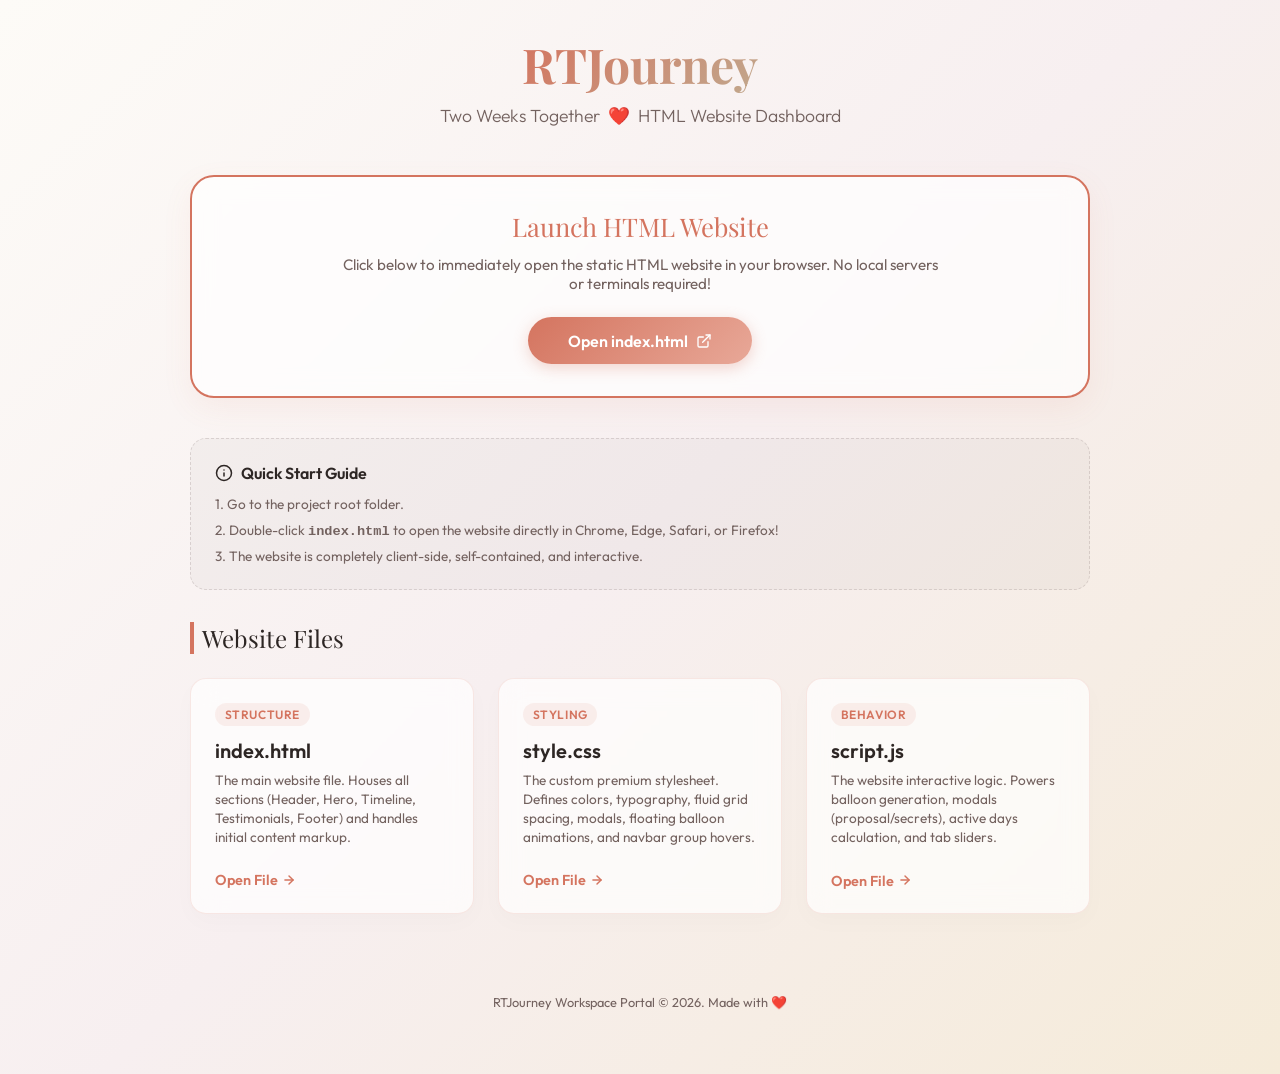
<file: Workspace_Viewer.html>
<!DOCTYPE html>
<html lang="en">
<head>
  <meta charset="UTF-8">
  <meta name="viewport" content="width=device-width, initial-scale=1.0">
  <title>RTJourney - Static HTML Workspace Portal</title>
  <link rel="preconnect" href="https://fonts.googleapis.com">
  <link rel="preconnect" href="https://fonts.gstatic.com" crossorigin>
  <link href="https://fonts.googleapis.com/css2?family=Outfit:wght@300;400;500;600;700&family=Playfair+Display:ital,wght@0,600;0,700;1,600&display=swap" rel="stylesheet">
  <style>
    :root {
      --primary: #d4745f;
      --primary-light: #e8a898;
      --accent: #c1a88d;
      --background: #fdfbf7;
      --card-bg: rgba(255, 255, 255, 0.7);
      --card-border: rgba(212, 116, 95, 0.15);
      --text-main: #2d2624;
      --text-muted: #73625f;
    }

    * {
      box-sizing: border-box;
      margin: 0;
      padding: 0;
    }

    body {
      font-family: 'Outfit', sans-serif;
      background: linear-gradient(135deg, #fdfbf7 0%, #f7eff0 50%, #f5ebd9 100%);
      color: var(--text-main);
      min-height: 100vh;
      padding: 2rem 1.5rem;
      display: flex;
      flex-direction: column;
      align-items: center;
    }

    .container {
      max-width: 900px;
      width: 100%;
      margin: 0 auto;
    }

    header {
      text-align: center;
      margin-bottom: 3rem;
      position: relative;
    }

    h1 {
      font-family: 'Playfair Display', Georgia, serif;
      font-size: 3rem;
      font-weight: 700;
      background: linear-gradient(135deg, var(--primary), var(--accent));
      -webkit-background-clip: text;
      -webkit-text-fill-color: transparent;
      background-clip: text;
      margin-bottom: 0.5rem;
      display: inline-block;
    }

    .subtitle {
      font-size: 1.1rem;
      color: var(--text-muted);
      font-weight: 300;
    }

    .heart-pulse {
      display: inline-block;
      color: var(--primary);
      animation: pulse 1.5s ease-in-out infinite;
      margin: 0 0.5rem;
    }

    @keyframes pulse {
      0%, 100% { transform: scale(1); }
      50% { transform: scale(1.2); }
    }

    /* Launch Card */
    .launch-card {
      background: var(--card-bg);
      backdrop-filter: blur(12px);
      -webkit-backdrop-filter: blur(12px);
      border: 2px solid var(--primary);
      border-radius: 1.5rem;
      padding: 2rem;
      margin-bottom: 2.5rem;
      box-shadow: 0 10px 30px rgba(212, 116, 95, 0.08);
      display: flex;
      flex-direction: column;
      align-items: center;
      text-align: center;
      transition: all 0.3s ease;
    }

    .launch-card:hover {
      transform: translateY(-3px);
      box-shadow: 0 15px 35px rgba(212, 116, 95, 0.12);
    }

    .launch-title {
      font-family: 'Playfair Display', Georgia, serif;
      font-size: 1.6rem;
      margin-bottom: 0.75rem;
      color: var(--primary);
    }

    .launch-desc {
      font-size: 0.95rem;
      color: var(--text-muted);
      margin-bottom: 1.5rem;
      max-width: 600px;
    }

    .btn-launch {
      background: linear-gradient(135deg, var(--primary), var(--primary-light));
      color: white;
      text-decoration: none;
      padding: 0.85rem 2.5rem;
      font-weight: 600;
      border-radius: 9999px;
      box-shadow: 0 4px 15px rgba(212, 116, 95, 0.3);
      transition: all 0.2s ease;
      display: inline-flex;
      align-items: center;
      gap: 0.5rem;
    }

    .btn-launch:hover {
      transform: scale(1.05);
      box-shadow: 0 6px 20px rgba(212, 116, 95, 0.4);
    }

    /* Grid Section */
    .section-title {
      font-family: 'Playfair Display', Georgia, serif;
      font-size: 1.5rem;
      margin-bottom: 1.5rem;
      padding-left: 0.5rem;
      border-left: 4px solid var(--primary);
    }

    .grid {
      display: grid;
      grid-template-columns: repeat(auto-fill, minmax(280px, 1fr));
      gap: 1.5rem;
      margin-bottom: 3rem;
    }

    .card {
      background: var(--card-bg);
      backdrop-filter: blur(12px);
      -webkit-backdrop-filter: blur(12px);
      border: 1px solid var(--card-border);
      border-radius: 1rem;
      padding: 1.5rem;
      box-shadow: 0 8px 24px rgba(0, 0, 0, 0.02);
      transition: all 0.3s ease;
      display: flex;
      flex-direction: column;
      justify-content: space-between;
    }

    .card:hover {
      transform: translateY(-5px);
      border-color: var(--primary-light);
      box-shadow: 0 12px 30px rgba(212, 116, 95, 0.1);
    }

    .card-meta {
      display: flex;
      align-items: center;
      gap: 0.5rem;
      margin-bottom: 0.75rem;
    }

    .badge {
      background: rgba(212, 116, 95, 0.1);
      color: var(--primary);
      font-size: 0.75rem;
      font-weight: 600;
      padding: 0.25rem 0.6rem;
      border-radius: 9999px;
      text-transform: uppercase;
      letter-spacing: 0.05em;
    }

    .card-title {
      font-size: 1.25rem;
      font-weight: 600;
      margin-bottom: 0.5rem;
    }

    .card-desc {
      font-size: 0.85rem;
      color: var(--text-muted);
      margin-bottom: 1.5rem;
      line-height: 1.4;
    }

    .card-link {
      color: var(--primary);
      text-decoration: none;
      font-size: 0.9rem;
      font-weight: 600;
      display: inline-flex;
      align-items: center;
      gap: 0.25rem;
      transition: color 0.2s ease;
    }

    .card-link:hover {
      color: var(--primary-light);
    }

    .card-link svg {
      transition: transform 0.2s ease;
    }

    .card-link:hover svg {
      transform: translateX(3px);
    }

    /* Help Section */
    .help-section {
      background: rgba(45, 38, 36, 0.03);
      border: 1px dashed rgba(115, 98, 95, 0.2);
      border-radius: 1rem;
      padding: 1.5rem;
      margin-bottom: 2rem;
    }

    .help-title {
      font-weight: 600;
      margin-bottom: 0.75rem;
      display: flex;
      align-items: center;
      gap: 0.5rem;
    }

    .help-list {
      list-style-type: none;
      font-size: 0.85rem;
      color: var(--text-muted);
      display: flex;
      flex-direction: column;
      gap: 0.5rem;
    }

    footer {
      text-align: center;
      font-size: 0.8rem;
      color: var(--text-muted);
      margin-top: auto;
      padding: 2rem 0;
    }
  </style>
</head>
<body>
  <div class="container">
    <header>
      <h1>RTJourney</h1>
      <div class="subtitle">Two Weeks Together<span class="heart-pulse">❤️</span>HTML Website Dashboard</div>
    </header>

    <!-- Interactive Launch Card -->
    <div class="launch-card">
      <div class="launch-title">Launch HTML Website</div>
      <div class="launch-desc">
        Click below to immediately open the static HTML website in your browser. No local servers or terminals required!
      </div>
      <a href="index.html" target="_blank" class="btn-launch">
        <span>Open index.html</span>
        <svg width="16" height="16" viewBox="0 0 24 24" fill="none" stroke="currentColor" stroke-width="2" stroke-linecap="round" stroke-linejoin="round"><path d="M18 13v6a2 2 0 0 1-2 2H5a2 2 0 0 1-2-2V8a2 2 0 0 1 2-2h6"></path><polyline points="15 3 21 3 21 9"></polyline><line x1="10" y1="14" x2="21" y2="3"></line></svg>
      </a>
    </div>

    <!-- Quick Help -->
    <div class="help-section">
      <div class="help-title">
        <svg width="18" height="18" viewBox="0 0 24 24" fill="none" stroke="currentColor" stroke-width="2" stroke-linecap="round" stroke-linejoin="round"><circle cx="12" cy="12" r="10"></circle><line x1="12" y1="16" x2="12" y2="12"></line><line x1="12" y1="8" x2="12.01" y2="8"></line></svg>
        Quick Start Guide
      </div>
      <ul class="help-list">
        <li>1. Go to the project root folder.</li>
        <li>2. Double-click <strong><code>index.html</code></strong> to open the website directly in Chrome, Edge, Safari, or Firefox!</li>
        <li>3. The website is completely client-side, self-contained, and interactive.</li>
      </ul>
    </div>

    <div class="section-title">Website Files</div>
    <div class="grid">
      <!-- Index.html -->
      <div class="card">
        <div>
          <div class="card-meta">
            <span class="badge">Structure</span>
          </div>
          <div class="card-title">index.html</div>
          <div class="card-desc">The main website file. Houses all sections (Header, Hero, Timeline, Testimonials, Footer) and handles initial content markup.</div>
        </div>
        <a href="file:///C:/Users/ernes/OneDrive/Desktop/Teena%20Web%20Design/GitProjects/RTJourney/index.html" target="_blank" class="card-link">
          <span>Open File</span>
          <svg width="14" height="14" viewBox="0 0 24 24" fill="none" stroke="currentColor" stroke-width="2.5" stroke-linecap="round" stroke-linejoin="round"><line x1="5" y1="12" x2="19" y2="12"></line><polyline points="12 5 19 12 12 19"></polyline></svg>
        </a>
      </div>

      <!-- style.css -->
      <div class="card">
        <div>
          <div class="card-meta">
            <span class="badge">Styling</span>
          </div>
          <div class="card-title">style.css</div>
          <div class="card-desc">The custom premium stylesheet. Defines colors, typography, fluid grid spacing, modals, floating balloon animations, and navbar group hovers.</div>
        </div>
        <a href="file:///C:/Users/ernes/OneDrive/Desktop/Teena%20Web%20Design/GitProjects/RTJourney/style.css" target="_blank" class="card-link">
          <span>Open File</span>
          <svg width="14" height="14" viewBox="0 0 24 24" fill="none" stroke="currentColor" stroke-width="2.5" stroke-linecap="round" stroke-linejoin="round"><line x1="5" y1="12" x2="19" y2="12"></line><polyline points="12 5 19 12 12 19"></polyline></svg>
        </a>
      </div>

      <!-- script.js -->
      <div class="card">
        <div>
          <div class="card-meta">
            <span class="badge">Behavior</span>
          </div>
          <div class="card-title">script.js</div>
          <div class="card-desc">The website interactive logic. Powers balloon generation, modals (proposal/secrets), active days calculation, and tab sliders.</div>
        </div>
        <a href="file:///C:/Users/ernes/OneDrive/Desktop/Teena%20Web%20Design/GitProjects/RTJourney/script.js" target="_blank" class="card-link">
          <span>Open File</span>
          <svg width="14" height="14" viewBox="0 0 24 24" fill="none" stroke="currentColor" stroke-width="2.5" stroke-linecap="round" stroke-linejoin="round"><line x1="5" y1="12" x2="19" y2="12"></line><polyline points="12 5 19 12 12 19"></polyline></svg>
        </a>
      </div>
    </div>

    <footer>
      RTJourney Workspace Portal &copy; 2026. Made with ❤️
    </footer>
  </div>
</body>
</html>
</file>
<file: style.css>
@import url('https://fonts.googleapis.com/css2?family=Outfit:wght@300;400;500;600;700&family=Playfair+Display:ital,wght@0,400;0,500;0,600;0,700;1,400;1,600&display=swap');

:root {
  --background: #fdfcf9;
  --foreground: #2d2624;
  --card: #ffffff;
  --card-foreground: #2d2624;
  --primary: #d4745f;
  --primary-light: #e8a898;
  --primary-rgb: 212, 116, 95;
  --accent: #c1a88d;
  --accent-light: #e5d5c8;
  --border: #f0e6e1;
  --muted-foreground: #7a6e6a;
  --shadow-sm: 0 2px 8px rgba(212, 116, 95, 0.04);
  --shadow-md: 0 10px 30px rgba(212, 116, 95, 0.06);
  --shadow-lg: 0 20px 40px rgba(212, 116, 95, 0.1);
  --radius: 1rem;
}

/* Base resets */
* {
  box-sizing: border-box;
  margin: 0;
  padding: 0;
}

html {
  font-family: 'Outfit', sans-serif;
  background-color: var(--background);
  color: var(--foreground);
  scroll-behavior: smooth;
}

body {
  min-height: 100vh;
  display: flex;
  flex-direction: column;
}

/* Typography utilities */
h1, h2, h3, .font-heading {
  font-family: 'Playfair Display', Georgia, serif;
}

.text-gradient {
  background: linear-gradient(135deg, var(--primary), var(--accent));
  -webkit-background-clip: text;
  -webkit-text-fill-color: transparent;
  background-clip: text;
}

/* Global helper classes */
.max-w-6xl {
  max-width: 1150px;
  margin: 0 auto;
  width: 100%;
}

.glow-hover {
  transition: all 0.3s ease;
}

.glow-hover:hover {
  box-shadow: 0 10px 30px rgba(var(--primary-rgb), 0.15);
  transform: translateY(-4px);
}

.heart-pulse {
  animation: heartPulse 1.5s ease-in-out infinite;
  display: inline-block;
}

@keyframes heartPulse {
  0%, 100% { transform: scale(1); }
  50% { transform: scale(1.15); }
}

/* Header Navbar Styles */
header.sticky-nav {
  position: sticky;
  top: 0;
  z-index: 50;
  border-bottom: 1px solid var(--border);
  overflow: hidden;
  height: 8rem;
  width: 100%;
  background-color: #000;
}

header.sticky-nav.index-nav {
  position: fixed;
  top: 0;
  left: 0;
  right: 0;
  width: 100%;
  height: 6rem;
  background: rgba(255,255,255,0.96);
  border-bottom: 1px solid rgba(0,0,0,0.08);
  backdrop-filter: blur(12px);
  z-index: 999;
}

header.sticky-nav.index-nav .nav-content {
  justify-content: center;
  padding-top: 0.75rem;
}

header.sticky-nav.index-nav .nav-title-group h1 {
  font-size: 2.9rem;
  font-weight: 900;
  color: var(--foreground);
  text-shadow: none;
}

header.sticky-nav.index-nav .nav-title-group p {
  font-size: 1.2rem;
  font-weight: 600;
  color: var(--muted-foreground);
  text-shadow: none;
}

header.sticky-nav .nav-bg-wrapper {
  position: relative;
  width: 100%;
  height: 100%;
}

header.sticky-nav img.nav-bg-img {
  width: 100%;
  height: 100%;
  object-fit: cover;
  transition: all 0.3s ease;
  filter: brightness(0.75);
}

/* Dark overlay: fully clear by default, dims and blurs on hover */
header.sticky-nav .nav-overlay {
  position: absolute;
  inset: 0;
  background-color: rgba(0, 0, 0, 0.4);
  backdrop-filter: blur(2px);
  -webkit-backdrop-filter: blur(2px);
  transition: all 0.3s ease;
  z-index: 1;
}

header.sticky-nav .nav-content {
  position: absolute;
  inset: 0;
  z-index: 2;
  padding: 0 1.5rem;
  display: flex;
  align-items: center;
  justify-content: center;
}

header.sticky-nav .nav-title-group {
  position: absolute;
  left: 50%;
  transform: translateX(-50%);
  text-align: center;
  width: 90%;
  max-width: 100%;
  padding: 0 0.5rem;
}

header.sticky-nav .nav-title-group h1 {
  font-size: clamp(1.6rem, 8vw, 4rem);
  font-weight: 900;
  color: #ffffff;
  text-shadow: 0 3px 8px rgba(0,0,0,0.6);
  letter-spacing: -0.02em;
  white-space: normal;
  word-break: break-word;
  line-height: 1.1;
}

header.sticky-nav .nav-title-group p {
  font-size: 0.75rem;
  color: rgba(255, 255, 255, 0.9);
  text-shadow: 0 1px 2px rgba(0,0,0,0.5);
  margin-top: 0.2rem;
}

header.sticky-nav nav.nav-links {
  display: none;
  gap: 1.5rem;
}

header.sticky-nav nav.nav-links a {
  font-size: 0.8rem;
  font-weight: 500;
  color: #ffffff;
  text-shadow: 0 1px 2px rgba(0,0,0,0.5);
  text-decoration: none;
  transition: color 0.2s ease;
}

header.sticky-nav nav.nav-links a:hover {
  color: var(--primary-light);
}

header.sticky-nav .nav-heart {
  font-size: 1.25rem;
  cursor: pointer;
  transition: transform 0.2s ease;
  user-select: none;
  position: absolute;
  right: 1.5rem;
}

header.sticky-nav .nav-heart:hover {
  transform: scale(1.25);
}

/* Hero Section */
.hero-sec {
  position: relative;
  overflow: hidden;
  padding: 5rem 1.5rem;
}

.hero-bg-1 {
  position: absolute;
  top: 2.5rem;
  left: 2.5rem;
  width: 18rem;
  height: 18rem;
  background-color: rgba(212, 116, 95, 0.08);
  border-radius: 9999px;
  filter: blur(48px);
  pointer-events: none;
}

.hero-bg-2 {
  position: absolute;
  bottom: 2.5rem;
  right: 2.5rem;
  width: 24rem;
  height: 24rem;
  background-color: rgba(193, 168, 141, 0.08);
  border-radius: 9999px;
  filter: blur(64px);
  pointer-events: none;
}

.hero-grid {
  position: relative;
  display: grid;
  gap: 3rem;
  grid-template-columns: 1fr;
  align-items: center;
}

@media (min-width: 768px) {
  .hero-grid {
    grid-template-columns: 1fr 1fr;
  }
}

.hero-text-side {
  display: flex;
  flex-direction: column;
  gap: 1.5rem;
}

.hero-title-group h2 {
  font-size: clamp(1.5rem, 6vw, 2.2rem);
  font-weight: 700;
  line-height: 1.2;
  margin-bottom: 0.75rem;
  white-space: normal;
  overflow-wrap: break-word;
}

.hero-title-group p {
  font-size: 0.9rem;
  color: var(--muted-foreground);
}

.hero-cards-stack {
  display: flex;
  flex-direction: row;
  flex-wrap: wrap;
  gap: 0.5rem;
  align-items: center;
  justify-content: center;
  background: linear-gradient(180deg, rgba(255,255,255,0.9), var(--card));
  border-radius: 9999px;
  padding: 0.6rem;
  width: fit-content;
  max-width: 100%;
  height: auto;
  box-shadow: var(--shadow-lg);
  border: 1px solid var(--border);
  margin-top: 1rem;
  transition: transform 0.28s ease, box-shadow 0.28s ease;
}

.hero-cards-stack:hover {
  transform: translateY(-4px);
  box-shadow: 0 24px 42px rgba(212, 116, 95, 0.1);
}

/* Make two identical circular badges sit close together and allow wrapped text */
.hero-cards-stack .card-accent-border {
  width: 6.25rem;
  height: 6.25rem;
  padding: 0.6rem;
  border-radius: 50%;
  display: flex;
  flex-direction: column;
  align-items: center;
  justify-content: center;
  text-align: center;
  background: linear-gradient(180deg, rgba(255,255,255,0.6), rgba(245,240,238,0.6));
  border: 1px solid rgba(0,0,0,0.03);
  box-shadow: var(--shadow-sm);
  white-space: normal;
  overflow-wrap: break-word;
  word-break: break-word;
}

.hero-cards-stack .card-accent-border .card-bold {
  font-size: 0.95rem;
  line-height: 1.05;
}

.hero-cards-stack .card-accent-border .card-muted {
  font-size: 0.68rem;
  margin-top: 0.25rem;
}

@media (min-width: 768px) {
  .hero-cards-stack {
    gap: 0.6rem;
    padding: 0.75rem;
  }
  .hero-cards-stack .card-accent-border {
    width: 7rem;
    height: 7rem;
  }
}

.card-accent-border {
  background: var(--card);
  border: 1px solid var(--border);
  border-radius: var(--radius);
  padding: 1.25rem;
}

.card-accent-border p.card-bold {
  font-size: 0.9rem;
  font-weight: 600;
  margin-bottom: 0.25rem;
}

.card-accent-border p.card-muted {
  font-size: 0.75rem;
  color: var(--muted-foreground);
}

.hero-interactive-card {
  cursor: pointer;
  transition: all 0.3s ease;
}

.hero-interactive-card:hover {
  transform: scale(1.02);
}

.hero-interactive-card:active {
  transform: scale(0.98);
}

.hero-interactive-card .card-bold {
  font-size: 1.5rem !important;
}

.hero-img-side {
  position: relative;
  height: 20rem;
  min-height: 20rem;
  margin-top: 2.5rem;
}

@media (min-width: 768px) {
  .hero-img-side {
    height: 100%;
    min-height: 25rem;
    margin-top: 3rem;
  }
}

.hero-img-wrapper {
  position: absolute;
  inset: 0;
  border-radius: 50%;
  overflow: hidden;
  box-shadow: var(--shadow-md);
  transition: transform 0.45s ease;
}

@media (min-width: 768px) {
  .hero-img-wrapper {
    transform: translateX(8%);
  }
}

.hero-img-wrapper img {
  width: 100%;
  height: 100%;
  object-fit: cover;
  border-radius: 50%;
}

.hero-img-border {
  position: absolute;
  top: -0.9rem;
  left: -0.9rem;
  width: calc(100% + 1.8rem);
  height: calc(100% + 1.8rem);
  border: 2px solid var(--primary);
  border-radius: 50%;
  pointer-events: none;
  z-index: -1;
  transition: transform 0.45s ease;
}

@media (min-width: 768px) {
  .hero-img-border {
    transform: translateX(8%);
  }
}

/* Timeline Section */
.timeline-sec {
  padding: 5rem 1.5rem;
  background-color: rgba(212, 116, 95, 0.02);
}

.section-header {
  text-align: center;
  margin-bottom: 3.5rem;
}

.section-header h2 {
  font-size: 1.75rem;
  font-weight: 700;
  margin-bottom: 0.75rem;
}

@media (min-width: 768px) {
  .section-header h2 {
    font-size: 2.25rem;
  }
}

.section-header p {
  font-size: 0.9rem;
  color: var(--muted-foreground);
}

/* Desktop Timeline Layout */
.timeline-desktop {
  display: none;
  position: relative;
}

@media (min-width: 768px) {
  .timeline-desktop {
    display: block;
  }
}

.timeline-row {
  display: flex;
  margin-bottom: 3rem;
  position: relative;
}

.timeline-row.reverse {
  flex-direction: row-reverse;
}

.timeline-card-col {
  width: 50%;
  padding-right: 2rem;
  display: flex;
  align-items: center;
}

.timeline-row.reverse .timeline-card-col {
  padding-right: 0;
  padding-left: 2rem;
}

.timeline-card {
  background: var(--card);
  border: 1px solid var(--border);
  border-radius: var(--radius);
  padding: 1.5rem;
  width: 100%;
}

.timeline-card .icon {
  font-size: 1.5rem;
  margin-bottom: 0.5rem;
}

.day-badge {
  display: inline-block;
  background-color: rgba(212, 116, 95, 0.1);
  color: var(--primary);
  padding: 0.25rem 0.75rem;
  border-radius: 9999px;
  font-size: 0.75rem;
  font-weight: 600;
  margin-bottom: 0.5rem;
}

.timeline-card h3 {
  font-size: 1.15rem;
  font-weight: 700;
  margin-bottom: 0.25rem;
  font-style: italic;
}

.timeline-card .date {
  font-size: 0.75rem;
  color: var(--muted-foreground);
  margin-bottom: 0.5rem;
}

.timeline-card .desc {
  font-size: 0.8rem;
  line-height: 1.4;
  margin-bottom: 1rem;
}

.btn-proposal {
  width: 100%;
  background: linear-gradient(135deg, var(--primary), var(--accent));
  color: #ffffff;
  border: none;
  font-size: 0.75rem;
  font-weight: 600;
  padding: 0.6rem 1rem;
  border-radius: 0.5rem;
  cursor: pointer;
  transition: all 0.2s ease;
}

.btn-proposal:hover {
  box-shadow: 0 4px 12px rgba(var(--primary-rgb), 0.3);
  transform: scale(1.03);
}

.timeline-dot-col {
  width: 0;
  display: flex;
  justify-content: center;
  align-items: center;
  position: relative;
}

/* Timeline Emojis Connector segments */
.timeline-dot-col .connector-half {
  position: absolute;
  width: 1rem;
  display: flex;
  flex-direction: column;
  justify-content: space-around;
  align-items: center;
  pointer-events: none;
  z-index: 0;
}

.timeline-dot-col .connector-top {
  top: -24px;
  bottom: 20px;
}

.timeline-dot-col .connector-bottom {
  top: 20px;
  bottom: -24px;
}

.timeline-dot-col .connector-half span {
  font-size: 10px;
  opacity: 0.75;
  animation: heartPulse 1.5s ease-in-out infinite;
}

.timeline-dot-col .main-heart-dot {
  font-size: 1.5rem;
  z-index: 10;
  background-color: rgba(253, 252, 249, 0.95);
  padding: 0.25rem;
  border-radius: 9999px;
  border: 1px solid rgba(var(--primary-rgb), 0.15);
  user-select: none;
  box-shadow: var(--shadow-sm);
  display: flex;
  align-items: center;
  justify-content: center;
}

.timeline-space-col {
  width: 50%;
}

/* Mobile Timeline Layout */
.timeline-mobile {
  display: flex;
  flex-direction: column;
  gap: 1rem;
}

@media (min-width: 768px) {
  .timeline-mobile {
    display: none;
  }
}

.mobile-tabs {
  display: flex;
  gap: 0.5rem;
  overflow-x: auto;
  padding-bottom: 0.75rem;
  scrollbar-width: none;
}

.mobile-tabs::-webkit-scrollbar {
  display: none;
}

.mobile-tab-btn {
  flex-shrink: 0;
  background-color: var(--card);
  border: 1px solid var(--border);
  color: var(--foreground);
  padding: 0.5rem 1rem;
  border-radius: 0.5rem;
  font-size: 0.75rem;
  font-weight: 500;
  cursor: pointer;
  transition: all 0.2s ease;
}

.mobile-tab-btn.active {
  background-color: var(--primary);
  color: #ffffff;
  border-color: var(--primary);
}

/* Testimonials Section */
.testimonials-sec {
  padding: 5rem 1.5rem;
}

.testimonials-grid {
  display: none;
  grid-template-columns: repeat(auto-fit, minmax(20rem, 1fr));
  gap: 2rem;
  justify-items: center;
  align-items: start;
}

@media (min-width: 768px) {
  .testimonials-grid {
    display: grid;
  }
}

.testimonial-card {
  position: relative;
  border: 1px solid rgba(255,255,255,0.16);
  border-radius: 50%;
  padding: 2.25rem 2rem;
  display: flex;
  flex-direction: column;
  justify-content: center;
  align-items: center;
  text-align: center;
  overflow: hidden;
  width: min(28rem, 100%);
  min-height: 30rem;
  max-width: 28rem;
  margin: 0 auto;
  box-shadow: 0 28px 70px rgba(0, 0, 0, 0.12);
  backdrop-filter: blur(10px);
  background-clip: padding-box;
  gap: 1.25rem;
}

.testimonial-card > div {
  width: 100%;
  max-width: 22rem;
  margin: 0 auto;
  display: flex;
  flex-direction: column;
  align-items: center;
  justify-content: center;
  gap: 1rem;
}

/* Mobile-only: tighten inner content so it stays within the circle's visible area */
@media (max-width: 767px) {
  .testimonial-card > div {
    max-width: 14rem;
    text-align: center;
  }

  .testimonial-profile {
    display: flex;
    flex-direction: column;
    align-items: center;
    text-align: center;
    width: 100%;
  }
}

.traits-group {
  justify-content: center;
}

.btn-secret {
  width: 100%;
  max-width: 15rem;
  margin: 1.75rem auto 0;
  display: block;
  background: linear-gradient(135deg, var(--primary), var(--accent));
  color: #ffffff;
  border: none;
  font-size: 0.85rem;
  font-weight: 600;
  padding: 0.85rem 1rem;
  border-radius: 1rem;
  cursor: pointer;
  transition: all 0.2s ease;
}

.bg-ray-gradient {
  background: radial-gradient(circle at top left, rgba(212, 116, 95, 0.24), rgba(212, 116, 95, 0.08) 40%, transparent 68%),
              radial-gradient(circle at bottom right, rgba(255, 255, 255, 0.3), transparent 54%),
              var(--card-background, rgba(255, 255, 255, 0.05));
}

.bg-teena-gradient {
  background: radial-gradient(circle at top right, rgba(193, 168, 141, 0.18), rgba(193, 168, 141, 0.08) 45%, transparent 72%),
              radial-gradient(circle at bottom left, rgba(255, 255, 255, 0.2), transparent 50%),
              var(--card-background, rgba(255, 255, 255, 0.05));
}

.testimonial-card .quote-mark {
  position: absolute;
  top: -0.75rem;
  right: 1rem;
  font-size: 2.5rem;
  opacity: 0.15;
  color: var(--primary);
  font-family: serif;
}

.testimonial-profile {
  margin-bottom: 1rem;
  text-align: center;
}

.testimonial-profile .testimonial-avatar {
  width: 6.5rem;
  height: 6.5rem;
  display: block;
  margin: 0 auto 0.75rem;
  border-radius: 9999px;
  object-fit: cover;
  border: 2px solid rgba(255,255,255,0.45);
  box-shadow: 0 18px 38px rgba(0, 0, 0, 0.14);
  transition: transform 0.3s ease, box-shadow 0.3s ease;
}

.testimonial-profile .testimonial-avatar:hover {
  transform: translateY(8px) scale(1.08);
  box-shadow: 0 22px 40px rgba(0, 0, 0, 0.2);
}

.testimonial-profile .emoji {
  font-size: 2rem;
  margin-bottom: 0.5rem;
}

.testimonial-profile h3 {
  font-size: 1.15rem;
  font-weight: 700;
  color: var(--foreground);
}

.testimonial-profile .nick {
  font-size: 0.75rem;
  color: var(--muted-foreground);
  margin-bottom: 0.15rem;
}

.testimonial-profile .loc {
  font-size: 0.75rem;
  color: var(--muted-foreground);
}

.testimonial-card blockquote {
  display: none;
}

.testimonial-card .hidden-quote {
  display: none;
}

.traits-group {
  display: flex;
  flex-wrap: wrap;
  gap: 0.5rem;
  margin-bottom: 1.25rem;
}

.trait-tag {
  background-color: var(--card);
  border: 1px solid var(--border);
  font-size: 0.7rem;
  font-weight: 500;
  padding: 0.25rem 0.65rem;
  border-radius: 9999px;
  cursor: default;
  transition: all 0.2s ease;
}

.trait-tag:hover {
  background-color: var(--primary);
  color: #ffffff;
  border-color: var(--primary);
}

.btn-secret {
  width: 100%;
  max-width: 14rem;
  margin: 0 auto;
  display: block;
  background: linear-gradient(135deg, var(--primary), var(--accent));
  color: #ffffff;
  border: none;
  font-size: 0.75rem;
  font-weight: 600;
  padding: 0.8rem 1rem;
  border-radius: 0.75rem;
  cursor: pointer;
  transition: all 0.2s ease;
}

.btn-secret:hover {
  box-shadow: 0 6px 16px rgba(var(--primary-rgb), 0.25);
  transform: translateY(2px) scale(1.02);
}

.btn-secret.btn-center {
  margin: 1rem auto 0;
}

.testimonial-card .decor-heart {
  position: relative;
  margin: 1rem auto 0;
  font-size: 1.5rem;
  opacity: 0.95;
}

/* Mobile Testimonials Layout */
.testimonials-mobile {
  display: block;
}

@media (min-width: 768px) {
  .testimonials-mobile {
    display: none;
  }
}

.mobile-carousel-indicator {
  display: flex;
  justify-content: center;
  gap: 0.5rem;
  margin-top: 1.5rem;
}

.carousel-dot {
  width: 0.5rem;
  height: 0.5rem;
  border-radius: 9999px;
  background-color: rgba(0, 0, 0, 0.1);
  border: none;
  cursor: pointer;
  transition: all 0.3s ease;
}

.carousel-dot.active {
  background-color: var(--primary);
  width: 1.5rem;
}

.love-banner {
  margin-top: 3.5rem;
  text-align: center;
}

.love-banner-card {
  background: var(--card);
  border: 1px solid var(--border);
  border-radius: var(--radius);
  padding: 1.75rem;
  max-width: 40rem;
  margin: 0 auto;
}

.love-banner-card p.quote {
  font-size: 1.1rem;
  font-weight: 700;
  margin-bottom: 0.75rem;
  line-height: 1.4;
}

.love-banner-card p.footer-note {
  font-size: 0.8rem;
  color: var(--muted-foreground);
}

/* Footer Section */
footer.site-footer {
  background-color: var(--card);
  border-top: 1px solid var(--border);
  padding: 3rem 1.5rem 2rem;
  margin-top: auto;
}

.footer-grid {
  display: grid;
  gap: 2.5rem;
  grid-template-columns: 1fr;
  margin-bottom: 2rem;
}

@media (min-width: 768px) {
  .footer-grid {
    grid-template-columns: repeat(3, 1fr);
  }
}

.footer-col {
  display: flex;
  flex-direction: column;
  gap: 0.75rem;
}

.footer-col .brand-title {
  font-size: 1.15rem;
  font-weight: 700;
  background: linear-gradient(135deg, var(--primary), var(--accent));
  -webkit-background-clip: text;
  -webkit-text-fill-color: transparent;
  background-clip: text;
  display: inline-block;
}

.footer-col h3 {
  font-size: 0.85rem;
  font-weight: 600;
  letter-spacing: 0.05em;
  text-transform: uppercase;
}

.footer-col p, .footer-col ul {
  font-size: 0.75rem;
  color: var(--muted-foreground);
  line-height: 1.5;
}

.footer-col ul {
  list-style-type: none;
  display: flex;
  flex-direction: column;
  gap: 0.35rem;
}

.footer-divider {
  border-top: 1px solid var(--border);
  margin-bottom: 1.5rem;
}

.footer-bottom {
  display: flex;
  flex-direction: column;
  gap: 1rem;
  font-size: 0.75rem;
  color: var(--muted-foreground);
  text-align: center;
}

@media (min-width: 768px) {
  .footer-bottom {
    flex-direction: row;
    justify-content: space-between;
    text-align: left;
  }
}

/* Balloon Celebration elements */
.balloon-wrapper {
  position: fixed;
  inset: 0;
  pointer-events: none;
  z-index: 9999;
  overflow: hidden;
  opacity: 0;
  transition: opacity 1s ease;
}

.balloon-wrapper.active {
  opacity: 1;
  pointer-events: auto;
}

/* Dark, warm overlay behind balloons to complement fonts/colors */
.balloon-wrapper::before {
  content: '';
  position: absolute;
  inset: 0;
  z-index: 0;
  /* Strong, nearly-opaque warm overlay so underlying page cannot be seen */
  background: radial-gradient(circle at 20% 10%, rgba(107,39,48,0.96), rgba(42,14,18,0.98));
}

.balloon-container { z-index: 1; position: relative; }
.balloon-text { z-index: 2; }

/* Make the anniversary message cover the entire viewport */
.balloon-text-box {
  width: 100%;
  height: 100vh; /* full viewport height */
  display: flex;
  align-items: center;
  justify-content: center;
  flex-direction: column;
  text-align: center;
  z-index: 3;
}

.balloon-text-box h2 {
  color: #fff;
  font-size: clamp(2.4rem, 5vw, 5rem);
  margin: 0 1rem 0.5rem;
  transform-origin: center center;
  animation: anniversaryEntrance 1s cubic-bezier(.2,.9,.3,1) both;
}

.balloon-text-box p {
  color: rgba(255,255,255,0.95);
  font-size: clamp(1.4rem, 2.4vw, 2.4rem);
  transform-origin: center center;
  animation: anniversaryEntrance 1s cubic-bezier(.2,.9,.3,1) both;
  animation-delay: 0.12s;
  font-weight: 600;
  margin: 0;
}

/* Background bubbles behind balloons for richer celebratory backdrop */
.bg-bubbles {
  position: absolute;
  inset: 0;
  z-index: 0;
  overflow: hidden;
  pointer-events: none;
}
.bg-bubble {
  position: absolute;
  border-radius: 50%;
  background: rgba(255,255,255,0.06);
  box-shadow: inset 0 2px 6px rgba(255,255,255,0.02);
  opacity: 0.6;
  animation: bubbleFloat 8s linear infinite;
}
@keyframes bubbleFloat {
  0% { transform: translateY(100vh) scale(0.6); opacity: 0; }
  10% { opacity: 0.6; }
  80% { opacity: 0.6; }
  100% { transform: translateY(-30vh) scale(1); opacity: 0; }
}

/* Anniversary text entrance animation */
@keyframes anniversaryEntrance {
  0% { transform: translateY(18px) scale(0.96); opacity: 0; }
  60% { transform: translateY(-6px) scale(1.02); opacity: 1; }
  100% { transform: translateY(0) scale(1); opacity: 1; }
}

/* Story page background: blend of sea blue, sunset, faded pink, light blue and teal */
body.story-page {
  background: linear-gradient(135deg, #2e8bc0 0%, #2e8bc0 22%, #f78056 40%, #f3b3c2 54%, #ffffff 72%, #eef6ff 88%, #2b9b9b 100%);
  min-height: 100vh;
  background-attachment: fixed;
}

/* When celebration is active, hide page chrome to avoid mixing with navbar */
/* Smoothly fade page chrome during celebration */
header, main, footer, .sticky-nav, .nav-content, .fab-celebrate, .modal-overlay {
  transition: opacity 0.9s ease;
}

body.celebration-active header,
body.celebration-active main,
body.celebration-active footer,
body.celebration-active .sticky-nav,
body.celebration-active .nav-content,
body.celebration-active .fab-celebrate,
body.celebration-active .modal-overlay {
  opacity: 0;
  pointer-events: none;
}

/* Ensure balloon overlay remains interactive and on top */
body.celebration-active .balloon-wrapper {
  pointer-events: auto;
}

.balloon-container {
  position: relative;
  width: 100%;
  height: 100%;
}

.balloon-text {
  position: absolute;
  inset: 0;
  display: flex;
  align-items: center;
  justify-content: center;
  animation: fadeIn 0.5s ease-out;
}

.balloon-text-box {
  text-align: center;
  padding: 1.5rem;
}

.balloon-text-box h2 {
  font-size: 2.5rem;
  font-weight: 700;
  color: var(--primary);
  margin-bottom: 0.75rem;
  animation: bounce 0.5s ease-in-out infinite alternate;
}

@media (min-width: 768px) {
  .balloon-text-box h2 {
    font-size: 3.5rem;
  }
}

.balloon-text-box p {
  font-size: 1.25rem;
  font-weight: 500;
}

.balloon-particle {
  position: absolute;
  animation: float-balloon 4s ease-in infinite;
}

@keyframes fadeIn {
  from { opacity: 0; }
  to { opacity: 1; }
}

@keyframes bounce {
  from { transform: translateY(0); }
  to { transform: translateY(-10px); }
}

@keyframes float-balloon {
  0% {
    bottom: -100px;
    opacity: 0;
  }
  10% {
    opacity: 1;
  }
  90% {
    opacity: 1;
  }
  100% {
    bottom: 100vh;
    opacity: 0;
    transform: translateX(100px);
  }
}

/* Navbar balloons */
.navbar-balloons {
  position: absolute;
  top: 0;
  left: 0;
  right: 0;
  height: 100%;
  pointer-events: none;
  z-index: 60;
  overflow: visible;
}
.navbar-balloon {
  position: absolute;
  border-radius: 50%;
  box-shadow: 0 8px 18px rgba(0,0,0,0.12);
  opacity: 0.95;
  transform-origin: center bottom;
  animation: navFloat 6s ease-in-out infinite;
}
@keyframes navFloat {
  0% { transform: translateY(0) translateX(0) rotate(0deg); }
  25% { transform: translateY(-8px) translateX(6px) rotate(4deg); }
  50% { transform: translateY(-14px) translateX(-6px) rotate(-3deg); }
  75% { transform: translateY(-8px) translateX(6px) rotate(2deg); }
  100% { transform: translateY(0) translateX(0) rotate(0deg); }
}

/* Longer, slower variation */
.navbar-balloon.slow { animation-duration: 9s; }
.navbar-balloon.fast { animation-duration: 5s; }


.fab-celebrate {
  position: fixed;
  bottom: 1.5rem;
  right: 1.5rem;
  z-index: 40;
  display: flex;
  align-items: center;
  gap: 0.5rem;
  background-color: rgba(255, 255, 255, 0.9);
  backdrop-filter: blur(8px);
  -webkit-backdrop-filter: blur(8px);
  border: 1px solid var(--border);
  box-shadow: var(--shadow-lg);
  padding: 0.65rem 1.25rem;
  border-radius: 9999px;
  font-size: 0.75rem;
  font-weight: 600;
  color: var(--primary);
  cursor: pointer;
  transition: all 0.3s ease;
  border: none;
}

.fab-celebrate:hover {
  transform: scale(1.05);
  box-shadow: 0 15px 35px rgba(212, 116, 95, 0.15);
}

.fab-celebrate:active {
  transform: scale(0.95);
}

.fab-celebrate span.balloon {
  animation: bounce 0.6s ease-in-out infinite alternate;
  display: inline-block;
}

/* Modals Overlay (View Proposal & Secrets Modal) */
.modal-overlay {
  position: fixed;
  inset: 0;
  z-index: 100;
  display: flex;
  align-items: center;
  justify-content: center;
  background-color: rgba(0, 0, 0, 0.5);
  backdrop-filter: blur(4px);
  -webkit-backdrop-filter: blur(4px);
  padding: 1rem;
  animation: fadeIn 0.3s ease-out;
}

.modal-box {
  background: var(--card);
  border-radius: var(--radius);
  box-shadow: var(--shadow-lg);
  max-width: 28rem;
  width: 100%;
  overflow: hidden;
  animation: slideUp 0.3s cubic-bezier(0.16, 1, 0.3, 1);
  display: flex;
  flex-direction: column;
}

@keyframes slideUp {
  from { transform: translateY(15px); opacity: 0; }
  to { transform: translateY(0); opacity: 1; }
}

.modal-img-area {
  position: relative;
  width: 100%;
  height: 15rem;
}

.modal-img-area img {
  width: 100%;
  height: 100%;
  object-fit: cover;
}

.modal-body {
  padding: 1.5rem;
  text-align: center;
}

.modal-body h3 {
  font-size: 1.35rem;
  font-weight: 700;
  margin-bottom: 0.5rem;
}

.modal-body p.modal-subtitle {
  font-size: 0.75rem;
  color: var(--muted-foreground);
  margin-bottom: 1rem;
}

.modal-body p.modal-desc {
  font-size: 0.9rem;
  line-height: 1.5;
  font-style: italic;
  margin-bottom: 1.5rem;
}

.btn-modal-close {
  width: 100%;
  background-color: var(--primary);
  color: #ffffff;
  border: none;
  font-size: 0.8rem;
  font-weight: 600;
  padding: 0.7rem;
  border-radius: 0.5rem;
  cursor: pointer;
  transition: background-color 0.2s ease;
}

.btn-modal-close:hover {
  background-color: rgba(var(--primary-rgb), 0.9);
}

.balloon-dismiss-btn {
  position: fixed;
  inset: 0;
  background: transparent;
  border: none;
  cursor: default;
  z-index: 5;
  pointer-events: auto;
}

/* --- Multi-page Chapter Redesign Additions --- */

/* Page transition overlays */
.transition-overlay {
  position: fixed;
  inset: 0;
  background-color: var(--background);
  z-index: 10000;
  opacity: 1;
  pointer-events: auto;
  transition: opacity 0.5s ease;
}
.transition-overlay.fade-out-trigger {
  opacity: 1;
  pointer-events: auto;
}
.transition-overlay.inactive {
  opacity: 0;
  pointer-events: none;
}

/* Chapter 1: Welcome experience elements */
.welcome-container {
  display: grid;
  grid-template-columns: 1fr;
  gap: 2rem;
  align-items: start;
  justify-content: center;
  justify-items: center;
  min-height: calc(100vh - 6rem);
  padding: 8rem 1.5rem 2.5rem;
  position: relative;
  overflow: hidden;
  max-width: 1100px;
  margin: 0 auto;
}

@media (min-width: 900px) {
  .welcome-container {
    padding: 8rem 2rem 3rem;
  }
}

.welcome-title-group {
  text-align: center;
  margin: 0;
  align-self: center;
  z-index: 10;
  max-width: 48rem;
  width: 100%;
}

.welcome-title-group p {
  max-width: 42rem;
  margin: 0.75rem auto 0;
}

.welcome-container .memory-jar-container,
.welcome-container .continue-panel,
.welcome-container #unlock-reward,
.welcome-container .progress-bar-container {
  justify-self: center;
}

.welcome-container .memory-jar-container {
  width: 140px;
  max-width: 140px;
  margin: 0 auto;
}

.welcome-container .continue-panel {
  max-width: 360px;
}

.welcome-title-group h2 {
  font-family: 'Playfair Display', Georgia, serif;
  font-size: 2.25rem;
  font-weight: 700;
  margin-bottom: 0.5rem;
  color: var(--foreground);
}

.welcome-title-group p {
  color: var(--muted-foreground);
  font-size: 0.9rem;
}

/* Treasure Hunt styles */
.progress-bar-container {
  width: 100%;
  max-width: 420px;
  background-color: rgba(212, 116, 95, 0.05);
  border: 1px solid var(--border);
  border-radius: 9999px;
  overflow: hidden;
  position: relative;
  height: 2.5rem;
  margin-bottom: 1rem;

/* Floating CTA that navigates to the next chapters page */
.floating-cta {
  position: fixed;
  left: 50%;
  transform: translateX(-50%);
  bottom: 1.25rem;
  z-index: 60;
  background: linear-gradient(90deg, rgba(217,75,75,0.95), rgba(74,99,255,0.95));
  color: #fff;
  padding: 0.9rem 1.25rem;
  border-radius: 9999px;
  box-shadow: 0 12px 30px rgba(0,0,0,0.18);
  font-weight: 600;
  font-size: 0.95rem;
  text-decoration: none;
  display: inline-block;
  text-align: center;
  transition: transform 0.25s ease, box-shadow 0.25s ease, opacity 0.2s ease;
}
.floating-cta:hover { transform: translateX(-50%) translateY(-6px) scale(1.02); box-shadow: 0 18px 40px rgba(0,0,0,0.22); }
.floating-cta:active { transform: translateX(-50%) scale(0.98); }

/* Next page content styles */
.next-main {
  min-height: calc(100vh - 8rem);
  padding: 4rem 1.5rem 3rem;
  display: grid;
  place-items: center;
  gap: 2.5rem;
}

.next-grid {
  display: grid;
  width: min(1200px, 100%);
  gap: 2.5rem;
  grid-template-columns: 1fr;
  justify-items: center;
  align-items: center;
}

@media (min-width: 900px) {
  .next-grid {
    grid-template-columns: repeat(2, minmax(320px, 1fr));
    grid-template-rows: repeat(2, minmax(360px, auto));
    gap: 3rem;
  }
}

.next-panel {
  width: min(85vw, 380px);
  height: min(85vw, 380px);
  border-radius: 50%;
  background: rgba(255,255,255,0.95);
  backdrop-filter: blur(14px);
  border: 1px solid rgba(212,116,95,0.22);
  display: flex;
  align-items: center;
  justify-content: center;
  text-align: center;
  padding: 2rem;
  box-shadow: 0 30px 75px rgba(0,0,0,0.14);
  position: relative;
  z-index: 1;
  overflow: hidden;
  transition: transform 0.35s ease, box-shadow 0.35s ease, border-color 0.25s ease, background 0.25s ease;
}

.next-panel::before {
  content: '';
  position: absolute;
  inset: 0;
  border-radius: 50%;
  background: radial-gradient(circle at 20% 20%, rgba(255,255,255,0.55), transparent 40%);
  pointer-events: none;
}

.next-panel-inner {
  display: flex;
  flex-direction: column;
  align-items: center;
  justify-content: center;
  gap: 1rem;
}

.next-panel h2 {
  font-size: clamp(1.5rem, 2.6vw, 2rem);
  margin: 0;
}

.next-panel p {
  color: var(--muted-foreground);
  line-height: 1.6;
  font-size: clamp(0.9rem, 1.1vw, 1rem);
}

.next-panel p:last-child {
  margin-bottom: 0;
}

.next-panel-chapters {
  grid-column: 1 / 2;
  grid-row: 1 / 2;
  justify-self: start;
  align-self: start;
  transform: translate(-12px, -12px);
}

.next-panel-one-last {
  grid-column: 2 / 3;
  grid-row: 2 / 3;
  justify-self: end;
  align-self: end;
  transform: translate(12px, 12px);
}

.next-panel:hover {
  transform: translateY(-10px) scale(1.03);
  border-color: var(--primary);
  box-shadow: 0 35px 80px rgba(0,0,0,0.15);
  background: linear-gradient(180deg, rgba(255,255,255,0.98), rgba(250,244,239,0.96));
}

@media (max-width: 900px) {
  .next-grid {
    grid-template-columns: 1fr;
  }
  .next-panel-chapters,
  .next-panel-one-last {
    transform: none;
    justify-self: center;
    align-self: center;
  }
}

.next-actions {
  text-align: center;
  width: 100%;
}

.panel-signature {
  margin-top: 1rem;
  font-weight: 700;
}

html {
  font-size: clamp(14px, 1.2vw, 16px);
}

body {
  min-width: 320px;
}

img, svg, video {
  max-width: 100%;
  height: auto;
}

/* Interactive CTA Section on story page */
.next-cta-section {
  display: flex;
  justify-content: center;
  align-items: center;
  padding: 2rem 1rem;
}
.next-cta-section { pointer-events: auto; }

/* Small CTA link used under the love-banner */
.small-cta {
  display: inline-block;
  font-size: 0.95rem;
  font-weight: 700;
  color: var(--primary);
  text-decoration: none;
  padding: 0.4rem 0.8rem;
  border-radius: 9999px;
  border: 1px solid rgba(0,0,0,0.04);
  background: rgba(255,255,255,0.06);
  transition: transform 0.18s ease, box-shadow 0.18s ease, background-color 0.18s ease;
}
.small-cta:hover { transform: translateY(-2px); box-shadow: 0 8px 20px rgba(0,0,0,0.12); background: rgba(217,75,75,0.06); }
.next-cta-bar {
  display: block;
  width: 100%;
  max-width: 1100px;
  background: linear-gradient(90deg, rgba(217,75,75,0.95), rgba(74,99,255,0.95));
  color: #fff;
  padding: 1.25rem 2rem;
  border-radius: 12px;
  text-decoration: none;
  box-shadow: 0 12px 32px rgba(0,0,0,0.18);
  transition: transform 0.25s ease, box-shadow 0.25s ease, background-position 0.4s ease;
  background-size: 200% 100%;
  background-position: left center;
  border: 2px solid rgba(255,255,255,0.12);
  position: relative;
  overflow: hidden;
}
.next-cta-bar:focus { outline: 3px solid rgba(255,255,255,0.2); }
.next-cta-bar .cta-content { display:flex; flex-direction:row; gap:1rem; align-items:center; justify-content:center; }
.next-cta-bar strong { font-size: 1.05rem; }
.next-cta-bar .cta-sub { display:block; font-weight:500; opacity:0.95; }
.next-cta-bar:hover { transform: translateY(-6px); box-shadow: 0 22px 50px rgba(0,0,0,0.28); background-position: right center; }
.next-cta-bar:active { transform: translateY(-2px) scale(0.995); }

/* subtle interactive border glow */
.next-cta-bar::after {
  content: '';
  position: absolute;
  inset: -4px;
  border-radius: 14px;
  pointer-events: none;
  box-shadow: 0 0 0 0 rgba(255,255,255,0.06);
  transition: box-shadow 0.28s ease;
}
.next-cta-bar:hover::after { box-shadow: 0 8px 40px rgba(255,255,255,0.06); }


  border-radius: 9999px;
  margin-bottom: 3rem;
  display: flex;
  align-items: center;
  justify-content: space-between;
  padding: 0 1.25rem;
  position: relative;
  z-index: 10;
}

.progress-bar-container {
  width: 100%;
  max-width: 420px;
  background-color: rgba(212, 116, 95, 0.05);
  border: 1px solid var(--border);
  border-radius: 9999px;
  overflow: hidden;
  position: relative;
  height: 2.5rem;
  margin-bottom: 1.5rem;
}

.progress-bar-container span {
  font-size: 0.85rem;
  font-weight: 600;
  color: var(--primary);
  z-index: 2;
}

.progress-bar-fill {
  position: absolute;
  left: 0;
  top: 0;
  bottom: 0;
  background: linear-gradient(135deg, var(--primary-light), var(--primary));
  border-radius: 9999px;
  width: 0%;
  transition: width 0.4s cubic-bezier(0.4, 0, 0.2, 1);
  z-index: 1;
  opacity: 0.25;
}

.hidden-heart {
  position: absolute;
  font-size: 1.5rem;
  cursor: pointer;
  z-index: 9999;
  transition: all 0.3s ease;
  user-select: none;
  animation: heartPulse 1.8s ease-in-out infinite alternate;
  display: flex;
  align-items: center;
  justify-content: center;
  touch-action: manipulation;
}

.hidden-heart:hover {
  transform: scale(1.3);
}

.hidden-heart.found {
  opacity: 0;
  transform: scale(2.5);
  pointer-events: none;
}

/* Memory Jar layout */
.memory-jar-container {
  position: relative;
  width: 140px;
  height: 190px;
  margin-bottom: 3rem;
  z-index: 10;
  user-select: none;
}

.memory-jar {
  width: 100%;
  height: 100%;
  border: 2px solid rgba(212, 116, 95, 0.25);
  border-top-width: 5px;
  border-radius: 25% 25% 15% 15% / 18% 18% 12% 12%;
  background: linear-gradient(135deg, rgba(255,255,255,0.45), rgba(255,255,255,0.1));
  backdrop-filter: blur(8px);
  -webkit-backdrop-filter: blur(8px);
  box-shadow: 0 15px 35px rgba(212, 116, 95, 0.08), inset 0 5px 15px rgba(255,255,255,0.6);
  position: relative;
  overflow: hidden;
  transition: transform 0.2s ease;
}

.memory-jar-container:hover .memory-jar {
  transform: scale(1.03) rotate(1deg);
}

.memory-jar-container:active .memory-jar {
  transform: scale(0.97);
}

.jar-lid {
  position: absolute;
  top: -8px;
  left: 50%;
  transform: translateX(-50%);
  width: 60px;
  height: 12px;
  background-color: var(--accent);
  border-radius: 4px;
  border: 1px solid rgba(0,0,0,0.08);
  box-shadow: 0 2px 4px rgba(0,0,0,0.05);
  z-index: 5;
}

.jar-tag {
  position: absolute;
  top: 30px;
  left: 20px;
  background-color: #fdfaf6;
  border: 1px solid #e3d3c1;
  border-radius: 3px;
  padding: 0.15rem 0.4rem;
  font-size: 8px;
  font-weight: 600;
  color: var(--muted-foreground);
  transform: rotate(-12deg);
  box-shadow: 0 2px 5px rgba(0,0,0,0.05);
  z-index: 4;
  pointer-events: none;
}

.jar-heart {
  position: absolute;
  font-size: 12px;
  color: var(--primary);
  animation: floatUp 3s ease-in-out infinite alternate;
  pointer-events: none;
}

/* Floating scrolls / notes */
.jar-scroll-note {
  position: fixed;
  left: 50%;
  top: 50%;
  transform: translate(-50%, -50%) scale(0);
  background: #fffdf9;
  border: 1px solid #f2e7db;
  border-left: 8px solid var(--primary);
  border-radius: 0.5rem;
  box-shadow: var(--shadow-lg);
  padding: 1.75rem;
  max-width: 320px;
  width: 90%;
  z-index: 500;
  opacity: 0;
  transition: all 0.4s cubic-bezier(0.175, 0.885, 0.32, 1.275);
  text-align: center;
}

.jar-scroll-note.active {
  transform: translate(-50%, -50%) scale(1);
  opacity: 1;
}

.jar-scroll-note h4 {
  font-family: 'Playfair Display', Georgia, serif;
  font-size: 1.25rem;
  margin-bottom: 0.75rem;
  color: var(--primary);
}

.jar-scroll-note p {
  font-size: 0.85rem;
  font-style: italic;
  line-height: 1.5;
  margin-bottom: 1.25rem;
}

.jar-scroll-note button {
  background: var(--primary);
  color: white;
  border: none;
  font-size: 0.75rem;
  font-weight: 600;
  padding: 0.5rem 1.25rem;
  border-radius: 0.25rem;
  cursor: pointer;
  transition: background 0.2s ease;
}

.jar-scroll-note button:hover {
  background: rgba(var(--primary-rgb), 0.9);
}

/* Floating Love Notes envelopes */
.floating-envelope {
  position: absolute;
  font-size: 1.5rem;
  cursor: pointer;
  z-index: 15;
  user-select: none;
  animation: floatEnvelope 8s linear infinite;
  transition: transform 0.2s ease, opacity 0.3s ease;
}

.floating-envelope:hover {
  transform: scale(1.2) rotate(10deg);
}

@keyframes floatEnvelope {
  0% {
    transform: translateY(110vh) rotate(0deg);
    opacity: 0;
  }
  10% {
    opacity: 1;
  }
  90% {
    opacity: 1;
  }
  100% {
    transform: translateY(-20vh) rotate(360deg);
    opacity: 0;
  }
}

/* Page 2: Audio Gateway Custom Player styling */
.gateway-container {
  display: flex;
  flex-direction: column;
  align-items: center;
  justify-content: center;
  min-height: 100vh;
  padding: 3rem 1.5rem;
  /* Warmer, richer gradient inspired by the provided image */
  background: radial-gradient(circle at 20% 10%, #6b2730 0%, #4a1a22 30%, #2b0c10 70%);
  color: #fdfcf9;
  position: relative;
  overflow: hidden;
}

.gateway-card {
  background: rgba(255, 255, 255, 0.045);
  backdrop-filter: blur(18px);
  -webkit-backdrop-filter: blur(18px);
  border: 1.5px solid rgba(255, 255, 255, 0.12);
  border-radius: 2rem;
  padding: 3rem 2.5rem;
  width: 100%;
  max-width: 640px;
  box-shadow: 0 40px 80px rgba(0, 0, 0, 0.55);
  display: flex;
  flex-direction: column;
  align-items: center;
  text-align: center;
  z-index: 10;
}

.gateway-card h1 {
  font-family: 'Playfair Display', Georgia, serif;
  font-size: clamp(1.6rem, 8vw, 4rem);
  margin-bottom: 0.6rem;
  color: #fff;
  font-weight: 700;
  white-space: normal;       /* allow wrapping when it doesn't fit */
  word-break: break-word;
  max-width: 100%;
  line-height: 1.15;
}

.gateway-card .gateway-label {
  font-size: 0.75rem;
  letter-spacing: 0.35em;
  text-transform: uppercase;
  color: rgba(255, 255, 255, 0.55);
  margin-bottom: 1rem;
}

.gateway-card .gateway-subtitle {
  font-size: 1rem;
  color: rgba(255, 255, 255, 0.78);
  margin-bottom: 2.25rem;
  letter-spacing: 0.01em;
}

.gateway-card h2 {
  font-family: 'Playfair Display', Georgia, serif;
  font-size: 2rem;
  margin-bottom: 0.5rem;
  color: #fff;
  font-weight: 700;
}

.gateway-card p.theme-desc {
  font-size: 0.85rem;
  color: rgba(255, 255, 255, 0.6);
  margin-bottom: 2rem;
  letter-spacing: 0.05em;
  text-transform: uppercase;
}

.gateway-card .audio-player {
  width: 100%;
  background: rgba(255, 255, 255, 0.04);
  border: 1.25px solid rgba(255, 255, 255, 0.08);
  border-radius: 1.25rem;
  padding: 1.75rem;
  margin-bottom: 2.5rem;
  display: flex;
  flex-direction: column;
  align-items: center;
}


.player-header {
  width: 100%;
  display: flex;
  align-items: center;
  justify-content: flex-start;
}

.player-title {
  font-size: 0.95rem;
  font-weight: 700;
  color: #fff;
}

.audio-player audio {
  width: 100%;
  border-radius: 1rem;
  background: rgba(255, 255, 255, 0.03);
}

.audio-caption {
  width: 100%;
  font-size: 0.82rem;
  color: rgba(255, 255, 255, 0.75);
  background: rgba(255, 255, 255, 0.04);
  border-radius: 1rem;
  padding: 1rem 1.1rem;
  line-height: 1.5;
  text-align: left;
}

/* Waveform anim */
.waveform {
  display: flex;
  align-items: center;
  justify-content: center;
  gap: 5px;
  height: 48px;
  margin-bottom: 1.5rem;
  width: 100%;
}

.wave-bar {
  width: 4px;
  height: 100%;
  background-color: var(--primary);
  border-radius: 4px;
  transform: scaleY(0.15);
  transform-origin: center;
  transition: transform 0.15s ease, background-color 0.3s ease;
}

.wave-bar.playing {
  animation: waveBarPulse 1.2s ease-in-out infinite alternate;
}

@keyframes waveBarPulse {
  0% { transform: scaleY(0.15); }
  100% { transform: scaleY(1); }
}

.player-controls {
  display: flex;
  align-items: center;
  justify-content: center;
  gap: 1.5rem;
  width: 100%;
  margin-bottom: 1rem;
}

.btn-play-pause {
  background: var(--primary);
  border: none;
  width: 48px;
  height: 48px;
  border-radius: 50%;
  display: flex;
  align-items: center;
  justify-content: center;
  cursor: pointer;
  color: white;
  transition: all 0.2s ease;
  box-shadow: 0 4px 15px rgba(212, 116, 95, 0.3);
}

.btn-play-pause:hover {
  transform: scale(1.06);
  background-color: var(--primary-light);
}

.btn-play-pause svg {
  fill: currentColor;
}

.player-track-info {
  text-align: center;
}

.player-track-title {
  font-size: 0.95rem;
  font-weight: 600;
  margin-bottom: 0.2rem;
}

.player-track-time {
  font-size: 0.75rem;
  color: rgba(255, 255, 255, 0.5);
  font-family: monospace;
}

/* Seek slider */
.player-progress-container {
  width: 100%;
  height: 4px;
  background-color: rgba(255, 255, 255, 0.1);
  border-radius: 2px;
  position: relative;
  cursor: pointer;
  margin-top: 1rem;
}

.player-progress-bar {
  position: absolute;
  left: 0;
  top: 0;
  bottom: 0;
  background-color: var(--primary);
  width: 0%;
  border-radius: 2px;
  transition: width 0.1s linear;
}

.btn-enter-story {
  width: 100%;
  background: linear-gradient(135deg, var(--primary), var(--accent));
  color: white;
  border: none;
  font-size: 0.95rem;
  font-weight: 700;
  padding: 0.95rem 1.5rem;
  border-radius: 0.75rem;
  cursor: pointer;
  box-shadow: 0 8px 24px rgba(212, 116, 95, 0.3);
  transition: all 0.25s ease;
}

.btn-enter-story:hover {
  transform: scale(1.03);
  box-shadow: 0 12px 30px rgba(212, 116, 95, 0.4);
}

.btn-enter-story:active {
  transform: scale(0.97);
}

.btn-enter-story.disabled,
.btn-enter-story[aria-disabled="true"] {
  pointer-events: none;
  opacity: 0.55;
  cursor: not-allowed;
  box-shadow: none;
}

.btn-skip-gateway {
  background: transparent;
  border: none;
  color: rgba(255, 255, 255, 0.4);
  font-size: 0.75rem;
  font-weight: 500;
  cursor: pointer;
  transition: color 0.2s ease;
  margin-top: 1rem;
  text-decoration: underline;
}

.btn-skip-gateway:hover {
  color: rgba(255, 255, 255, 0.8);
}

/* Custom play button for gateway audio */
.play-btn {
  display: inline-flex;
  align-items: center;
  gap: 0.6rem;
  background: linear-gradient(135deg, var(--primary), var(--accent));
  color: #fff;
  border: none;
  padding: 0.75rem 1.25rem;
  border-radius: 999px;
  cursor: pointer;
  font-weight: 600;
  box-shadow: 0 8px 24px rgba(0, 0, 0, 0.35);
}

.play-btn .play-icon {
  font-size: 1.05rem;
  line-height: 1;
}

.play-btn.playing {
  transform: translateY(-1px);
  box-shadow: 0 12px 30px rgba(212, 116, 95, 0.45);
}

/* Progress and volume controls */
.progress-container {
  width: 100%;
  margin-top: 0.5rem;
}
.progress-bar {
  width: 100%;
  height: 8px;
  background: rgba(255,255,255,0.08);
  border-radius: 999px;
  position: relative;
  cursor: pointer;
  overflow: hidden;
}
.progress-fill {
  position: absolute;
  left: 0;
  top: 0;
  bottom: 0;
  width: 0%;
  background: linear-gradient(90deg, var(--primary), var(--accent));
  border-radius: 999px;
  transition: width 0.1s linear;
}
.time-row {
  display: flex;
  justify-content: space-between;
  width: 100%;
  font-family: monospace;
  font-size: 0.78rem;
  color: rgba(255,255,255,0.65);
  margin-top: 0.45rem;
}
.controls-row {
  display: flex;
  align-items: center;
  gap: 1rem;
  width: 100%;
}
.volume-slider {
  -webkit-appearance: none;
  appearance: none;
  width: 120px;
  height: 6px;
  background: rgba(255,255,255,0.08);
  border-radius: 999px;
  outline: none;
}
.volume-slider::-webkit-slider-thumb {
  -webkit-appearance: none;
  appearance: none;
  width: 14px;
  height: 14px;
  border-radius: 50%;
  background: var(--primary);
  box-shadow: 0 2px 6px rgba(0,0,0,0.3);
}
.volume-label {
  font-size: 0.82rem;
  color: rgba(255,255,255,0.75);
}

/* Typography overrides - stylish fonts */
:root {
  --font-sans: 'Montserrat', system-ui, -apple-system, 'Segoe UI', Roboto, 'Helvetica Neue', Arial;
  --font-serif: 'Playfair Display', Georgia, 'Times New Roman', serif;
}

body {
  font-family: var(--font-sans);
  -webkit-font-smoothing: antialiased;
  -moz-osx-font-smoothing: grayscale;
}

.gateway-card h1 {
  font-family: var(--font-serif);
  font-weight: 700;
  letter-spacing: -0.02em;
  text-shadow: 0 2px 8px rgba(0,0,0,0.45);
}

.gateway-card .gateway-label {
  font-family: var(--font-sans);
  letter-spacing: 0.45em;
  font-weight: 600;
}

.gateway-card .gateway-subtitle {
  font-family: var(--font-sans);
  font-weight: 300;
}

.player-title {
  font-family: var(--font-sans);
  font-weight: 600;
}

/* Chapter 4: Future Timeline Styling ("Our Next Chapters") */
.timeline-dot-col .future-line-dot {
  background-color: #ffffff;
  border: 2px dashed var(--accent);
  color: var(--accent);
  font-size: 1.15rem;
  padding: 0.3rem;
}

.timeline-dot-col .connector-future span {
  color: var(--accent);
  opacity: 0.6;
}

/* Chapter 5: Final Love Letter Overlay */
.dark-love-letter-overlay {
  position: fixed;
  inset: 0;
  background-color: #080606;
  z-index: 1000;
  display: flex;
  flex-direction: column;
  align-items: center;
  justify-content: center;
  opacity: 0;
  pointer-events: none;
  transition: opacity 1.5s cubic-bezier(0.25, 1, 0.5, 1);
  overflow: hidden;
  padding: 2rem;
}

.dark-love-letter-overlay.active {
  opacity: 1;
  pointer-events: auto;
}

.star-particle {
  position: absolute;
  width: 2px;
  height: 2px;
  background-color: #ffffff;
  border-radius: 50%;
  pointer-events: none;
}

@keyframes twinkle {
  0% { opacity: 0.1; }
  100% { opacity: 1; }
}

.love-letter-content {
  text-align: center;
  max-width: 600px;
  display: flex;
  flex-direction: column;
  align-items: center;
  gap: 1.5rem;
  z-index: 20;
}

.love-letter-text {
  font-family: 'Playfair Display', Georgia, serif;
  font-size: 1.35rem;
  color: rgba(253, 252, 249, 0);
  line-height: 1.6;
  text-shadow: 0 0 10px rgba(255, 255, 255, 0.1);
  transition: color 1.2s ease, text-shadow 1.2s ease;
}

@media (min-width: 768px) {
  .love-letter-text {
    font-size: 1.85rem;
  }
}

.love-letter-text.revealed {
  color: rgba(253, 252, 249, 0.95);
  text-shadow: 0 0 15px rgba(255, 255, 255, 0.4);
}

.love-letter-text.emphasis {
  font-size: 1.6rem;
  font-weight: 700;
  color: rgba(212, 116, 95, 0);
  margin-top: 1rem;
}

@media (min-width: 768px) {
  .love-letter-text.emphasis {
    font-size: 2.25rem;
  }
}

.love-letter-text.emphasis.revealed {
  color: var(--primary);
  text-shadow: 0 0 15px rgba(212, 116, 95, 0.4);
}

.btn-letter-close {
  background: transparent;
  border: 1px solid rgba(255, 255, 255, 0.25);
  color: rgba(255, 255, 255, 0.6);
  padding: 0.5rem 1.5rem;
  border-radius: 9999px;
  font-size: 0.75rem;
  font-weight: 500;
  cursor: pointer;
  transition: all 0.3s ease;
  margin-top: 2rem;
  opacity: 0;
  transform: translateY(10px);
  pointer-events: none;
}

.btn-letter-close.visible {
  opacity: 1;
  transform: translateY(0);
  pointer-events: auto;
}

.btn-letter-close:hover {
  border-color: rgba(255, 255, 255, 0.6);
  color: #fff;
  background-color: rgba(255,255,255,0.05);
}

/* Trigger Banner style */
.one-last-thing-banner {
  width: 100%;
  padding: 4rem 1.5rem;
  background-color: var(--card);
  text-align: center;
  border-top: 1px solid var(--border);
  cursor: pointer;
}

.one-last-thing-banner h4 {
  font-family: 'Playfair Display', Georgia, serif;
  font-size: 1.5rem;
  font-weight: 700;
  margin-bottom: 0.5rem;
  color: var(--foreground);
}

.one-last-thing-banner p {
  font-size: 0.8rem;
  color: var(--muted-foreground);
}
</file>
